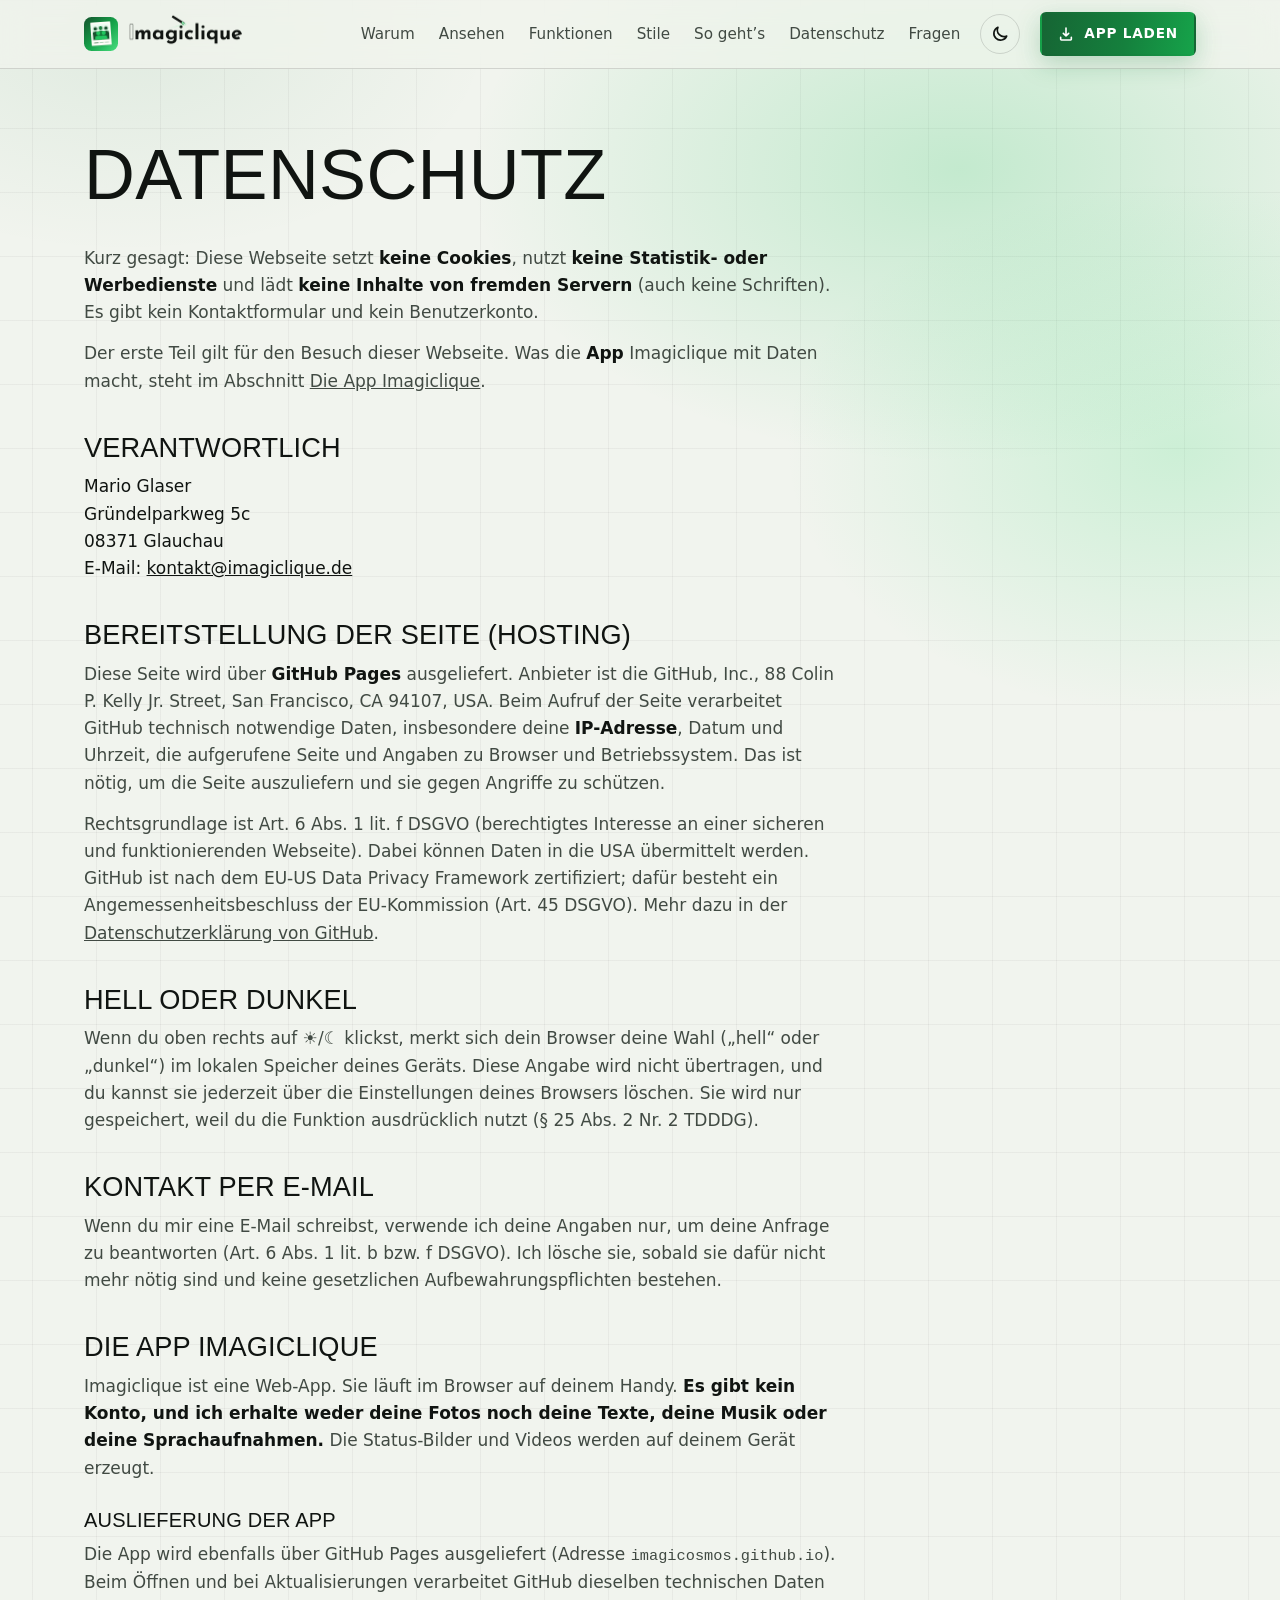
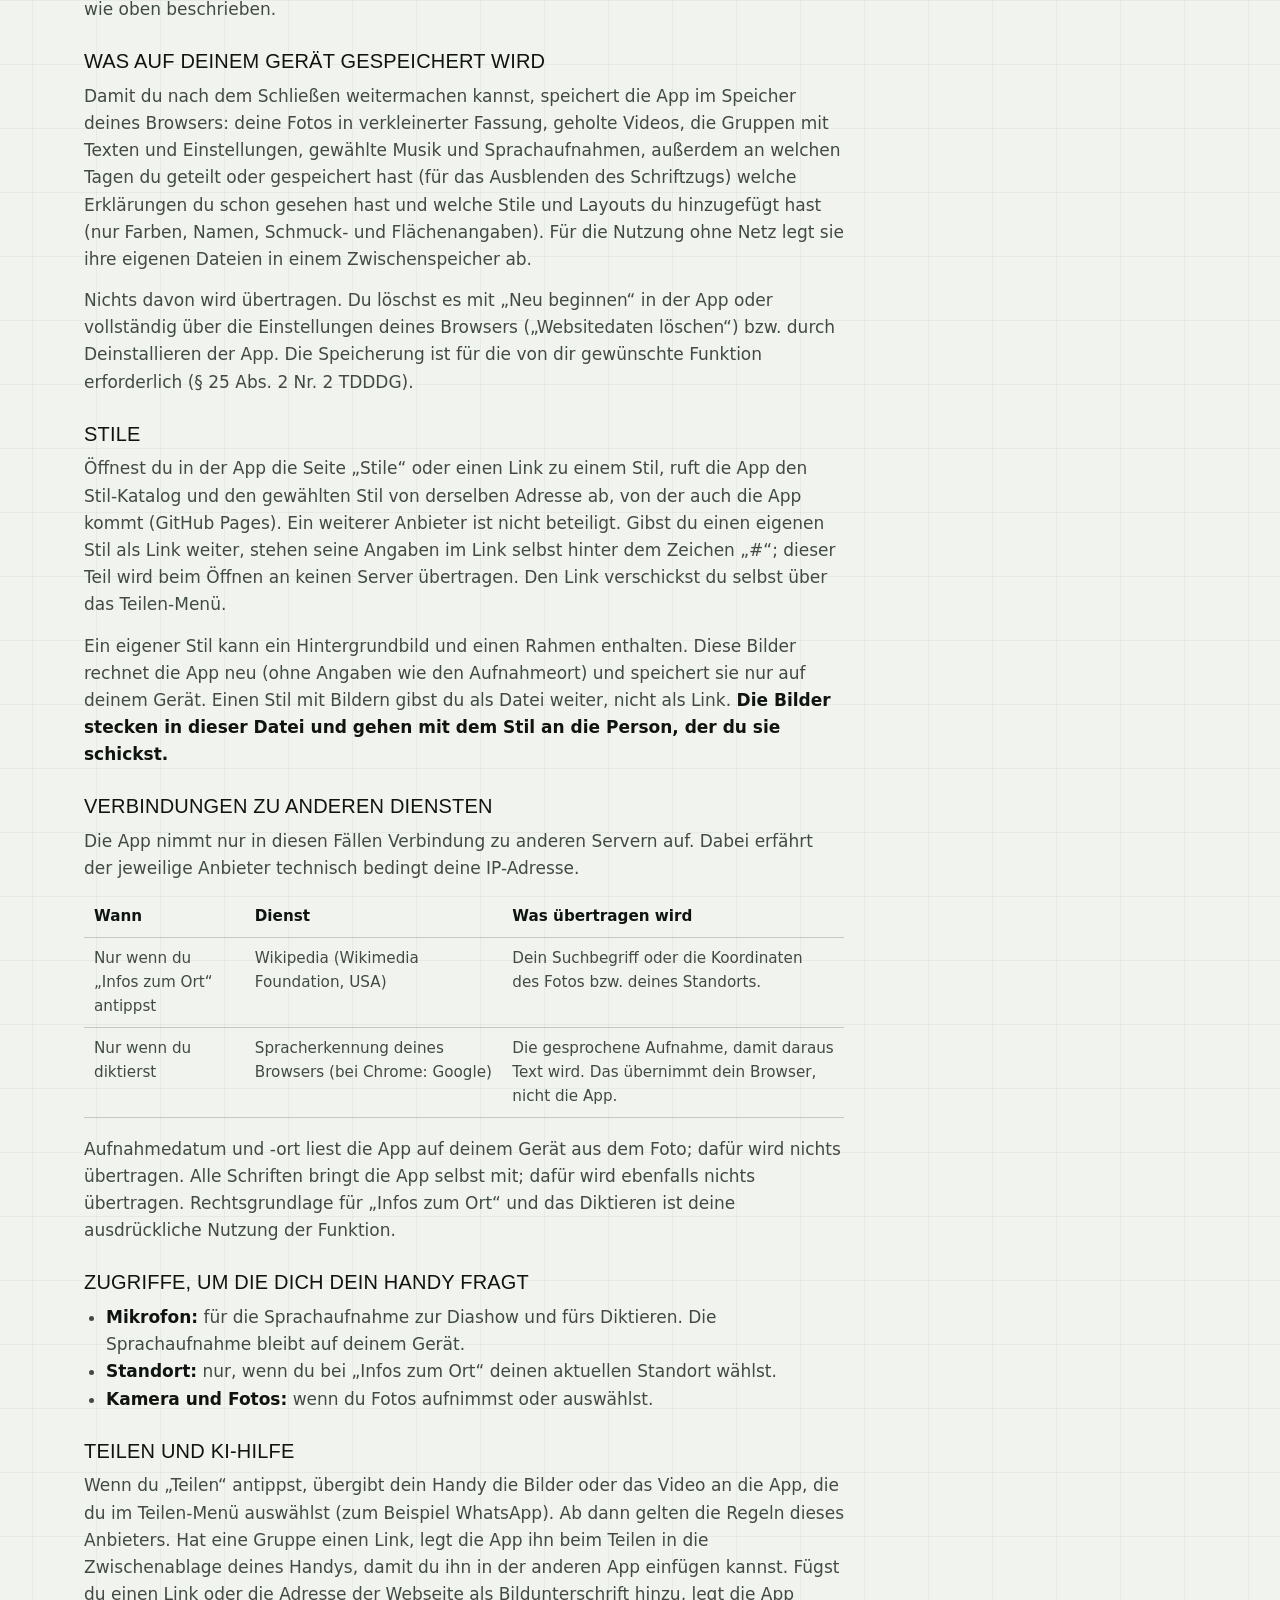
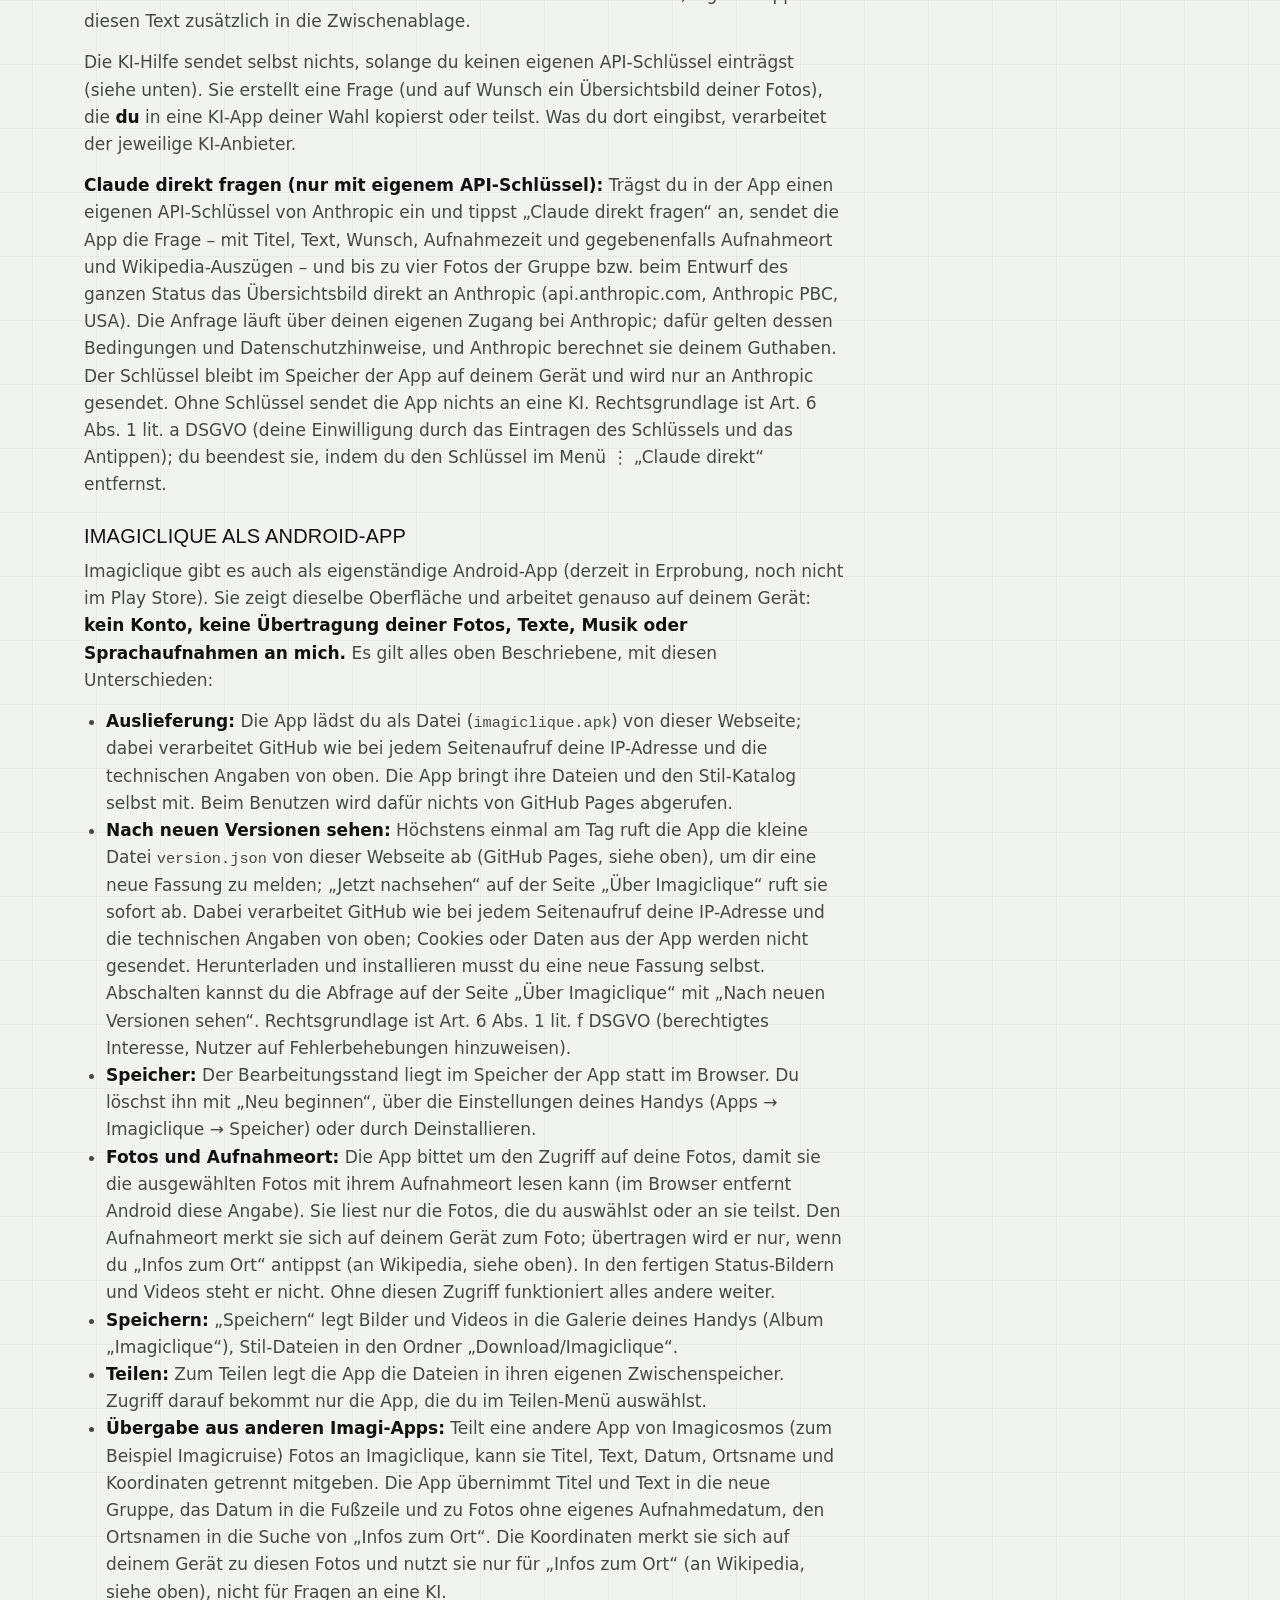
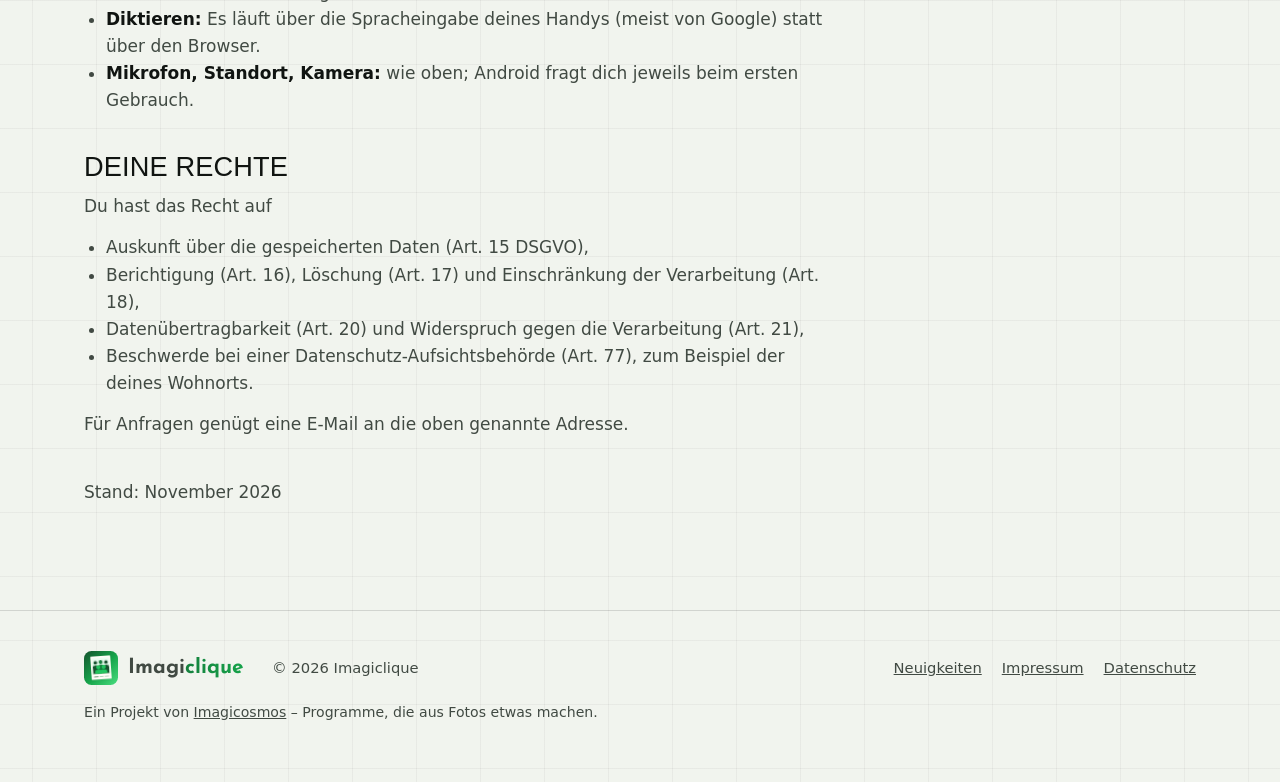
<file: datenschutz.html>
<!DOCTYPE html>
<html lang="de" data-modus="hell">
<head>
<meta charset="utf-8">
<meta name="viewport" content="width=device-width, initial-scale=1">
<meta http-equiv="Content-Security-Policy" content="default-src 'self'; script-src 'self'; style-src 'self' 'unsafe-inline'; img-src 'self' data:; font-src 'self'; connect-src 'self'; object-src 'none'; base-uri 'self'; form-action 'self'">
<title>Datenschutz · Imagiclique</title>
<meta name="robots" content="noindex">
<link rel="icon" href="bilder/favicon.svg" type="image/svg+xml">
<link rel="apple-touch-icon" href="bilder/apple-touch-icon.png">
<script src="modus.js"></script>
<link rel="stylesheet" href="style.css">
</head>
<body>
<header class="kopf">
  <div class="breite">
    <a class="logo" href="index.html"><span class="logo-zeichen" aria-hidden="true"></span><span class="logo-wort">Imagi<span class="logo-teil">clique</span></span></a>
    <nav aria-label="Hauptmenü">
      <a href="index.html#warum">Warum</a>
      <a href="index.html#ansehen">Ansehen</a>
      <a href="index.html#funktionen">Funktionen</a>
      <a href="index.html#stile">Stile</a>
      <a href="index.html#ablauf">So geht’s</a>
      <a href="index.html#datenschutz">Datenschutz</a>
      <a href="index.html#fragen">Fragen</a>
    </nav>
    <button type="button" class="modus-knopf" id="modus-knopf" aria-label="Zu dunklem Design wechseln">
      <svg class="sonne" viewBox="0 0 24 24" fill="none" stroke="currentColor" stroke-width="2" stroke-linecap="round" aria-hidden="true"><circle cx="12" cy="12" r="4"/><path d="M12 2v2M12 20v2M4.9 4.9l1.4 1.4M17.7 17.7l1.4 1.4M2 12h2M20 12h2M4.9 19.1l1.4-1.4M17.7 6.3l1.4-1.4"/></svg>
      <svg class="mond" viewBox="0 0 24 24" fill="none" stroke="currentColor" stroke-width="2" stroke-linecap="round" stroke-linejoin="round" aria-hidden="true"><path d="M20 14.5A8 8 0 0 1 9.5 4a8 8 0 1 0 10.5 10.5z"/></svg>
    </button>
    <a class="knopf klein kopf-app" href="index.html#app"><svg viewBox="0 0 24 24" fill="none" stroke="currentColor" stroke-width="2.4" stroke-linecap="round" stroke-linejoin="round" aria-hidden="true"><path d="M12 3v12M12 15l-4-4M12 15l4-4M4 17v3a1 1 0 0 0 1 1h14a1 1 0 0 0 1-1v-3"/></svg><span>App<span class="lang-wort"> laden</span></span></a>
  </div>
</header>
<main id="inhalt">
  <div class="leuchten" aria-hidden="true"></div>
  <article class="breite"><div class="rechtstext">
<h1>Datenschutz</h1>
<p>Kurz gesagt: Diese Webseite setzt <strong>keine Cookies</strong>, nutzt <strong>keine Statistik- oder Werbedienste</strong> und lädt <strong>keine Inhalte von fremden Servern</strong> (auch keine Schriften). Es gibt kein Kontaktformular und kein Benutzerkonto.</p>
<p>Der erste Teil gilt für den Besuch dieser Webseite. Was die <strong>App</strong> Imagiclique mit Daten macht, steht im Abschnitt <a href="#app">Die App Imagiclique</a>.</p>

<h2>Verantwortlich</h2>
<address>
Mario Glaser<br>
Gründelparkweg 5c<br>
08371 Glauchau<br>
E-Mail: <a href="mailto:kontakt@imagiclique.de">kontakt@imagiclique.de</a>
</address>

<h2>Bereitstellung der Seite (Hosting)</h2>
<p>Diese Seite wird über <strong>GitHub Pages</strong> ausgeliefert. Anbieter ist die GitHub, Inc., 88 Colin P. Kelly Jr. Street, San Francisco, CA 94107, USA. Beim Aufruf der Seite verarbeitet GitHub technisch notwendige Daten, insbesondere deine <strong>IP-Adresse</strong>, Datum und Uhrzeit, die aufgerufene Seite und Angaben zu Browser und Betriebssystem. Das ist nötig, um die Seite auszuliefern und sie gegen Angriffe zu schützen.</p>
<p>Rechtsgrundlage ist Art. 6 Abs. 1 lit. f DSGVO (berechtigtes Interesse an einer sicheren und funktionierenden Webseite). Dabei können Daten in die USA übermittelt werden. GitHub ist nach dem EU-US Data Privacy Framework zertifiziert; dafür besteht ein Angemessenheitsbeschluss der EU-Kommission (Art. 45 DSGVO). Mehr dazu in der <a href="https://docs.github.com/de/site-policy/privacy-policies/github-general-privacy-statement" rel="noopener">Datenschutzerklärung von GitHub</a>.</p>

<h2>Hell oder dunkel</h2>
<p>Wenn du oben rechts auf ☀/☾ klickst, merkt sich dein Browser deine Wahl („hell“ oder „dunkel“) im lokalen Speicher deines Geräts. Diese Angabe wird nicht übertragen, und du kannst sie jederzeit über die Einstellungen deines Browsers löschen. Sie wird nur gespeichert, weil du die Funktion ausdrücklich nutzt (§ 25 Abs. 2 Nr. 2 TDDDG).</p>

<h2>Kontakt per E-Mail</h2>
<p>Wenn du mir eine E-Mail schreibst, verwende ich deine Angaben nur, um deine Anfrage zu beantworten (Art. 6 Abs. 1 lit. b bzw. f DSGVO). Ich lösche sie, sobald sie dafür nicht mehr nötig sind und keine gesetzlichen Aufbewahrungspflichten bestehen.</p>

<h2 id="app">Die App Imagiclique</h2>
<p>Imagiclique ist eine Web-App. Sie läuft im Browser auf deinem Handy. <strong>Es gibt kein Konto, und ich erhalte weder deine Fotos noch deine Texte, deine Musik oder deine Sprachaufnahmen.</strong> Die Status-Bilder und Videos werden auf deinem Gerät erzeugt.</p>

<h3>Auslieferung der App</h3>
<p>Die App wird ebenfalls über GitHub Pages ausgeliefert (Adresse <code>imagicosmos.github.io</code>). Beim Öffnen und bei Aktualisierungen verarbeitet GitHub dieselben technischen Daten wie oben beschrieben.</p>

<h3>Was auf deinem Gerät gespeichert wird</h3>
<p>Damit du nach dem Schließen weitermachen kannst, speichert die App im Speicher deines Browsers: deine Fotos in verkleinerter Fassung, geholte Videos, die Gruppen mit Texten und Einstellungen, gewählte Musik und Sprachaufnahmen, außerdem an welchen Tagen du geteilt oder gespeichert hast (für das Ausblenden des Schriftzugs) welche Erklärungen du schon gesehen hast und welche Stile und Layouts du hinzugefügt hast (nur Farben, Namen, Schmuck- und Flächenangaben). Für die Nutzung ohne Netz legt sie ihre eigenen Dateien in einem Zwischenspeicher ab.</p>
<p>Nichts davon wird übertragen. Du löschst es mit „Neu beginnen“ in der App oder vollständig über die Einstellungen deines Browsers („Websitedaten löschen“) bzw. durch Deinstallieren der App. Die Speicherung ist für die von dir gewünschte Funktion erforderlich (§ 25 Abs. 2 Nr. 2 TDDDG).</p>

<h3>Stile</h3>
<p>Öffnest du in der App die Seite „Stile“ oder einen Link zu einem Stil, ruft die App den Stil-Katalog und den gewählten Stil von derselben Adresse ab, von der auch die App kommt (GitHub Pages). Ein weiterer Anbieter ist nicht beteiligt. Gibst du einen eigenen Stil als Link weiter, stehen seine Angaben im Link selbst hinter dem Zeichen „#“; dieser Teil wird beim Öffnen an keinen Server übertragen. Den Link verschickst du selbst über das Teilen-Menü.</p>
<p>Ein eigener Stil kann ein Hintergrundbild und einen Rahmen enthalten. Diese Bilder rechnet die App neu (ohne Angaben wie den Aufnahmeort) und speichert sie nur auf deinem Gerät. Einen Stil mit Bildern gibst du als Datei weiter, nicht als Link. <strong>Die Bilder stecken in dieser Datei und gehen mit dem Stil an die Person, der du sie schickst.</strong></p>

<h3>Verbindungen zu anderen Diensten</h3>
<p>Die App nimmt nur in diesen Fällen Verbindung zu anderen Servern auf. Dabei erfährt der jeweilige Anbieter technisch bedingt deine IP-Adresse.</p>
<table class="rechtstabelle">
  <tr><th>Wann</th><th>Dienst</th><th>Was übertragen wird</th></tr>
  <tr><td>Nur wenn du „Infos zum Ort“ antippst</td><td>Wikipedia (Wikimedia Foundation, USA)</td><td>Dein Suchbegriff oder die Koordinaten des Fotos bzw. deines Standorts.</td></tr>
  <tr><td>Nur wenn du diktierst</td><td>Spracherkennung deines Browsers (bei Chrome: Google)</td><td>Die gesprochene Aufnahme, damit daraus Text wird. Das übernimmt dein Browser, nicht die App.</td></tr>
</table>
<p>Aufnahmedatum und -ort liest die App auf deinem Gerät aus dem Foto; dafür wird nichts übertragen. Alle Schriften bringt die App selbst mit; dafür wird ebenfalls nichts übertragen. Rechtsgrundlage für „Infos zum Ort“ und das Diktieren ist deine ausdrückliche Nutzung der Funktion.</p>

<h3>Zugriffe, um die dich dein Handy fragt</h3>
<ul>
  <li><strong>Mikrofon:</strong> für die Sprachaufnahme zur Diashow und fürs Diktieren. Die Sprachaufnahme bleibt auf deinem Gerät.</li>
  <li><strong>Standort:</strong> nur, wenn du bei „Infos zum Ort“ deinen aktuellen Standort wählst.</li>
  <li><strong>Kamera und Fotos:</strong> wenn du Fotos aufnimmst oder auswählst.</li>
</ul>

<h3>Teilen und KI-Hilfe</h3>
<p>Wenn du „Teilen“ antippst, übergibt dein Handy die Bilder oder das Video an die App, die du im Teilen-Menü auswählst (zum Beispiel WhatsApp). Ab dann gelten die Regeln dieses Anbieters. Hat eine Gruppe einen Link, legt die App ihn beim Teilen in die Zwischenablage deines Handys, damit du ihn in der anderen App einfügen kannst. Fügst du einen Link oder die Adresse der Webseite als Bildunterschrift hinzu, legt die App diesen Text zusätzlich in die Zwischenablage.</p>
<p>Die KI-Hilfe sendet selbst nichts, solange du keinen eigenen API-Schlüssel einträgst (siehe unten). Sie erstellt eine Frage (und auf Wunsch ein Übersichtsbild deiner Fotos), die <strong>du</strong> in eine KI-App deiner Wahl kopierst oder teilst. Was du dort eingibst, verarbeitet der jeweilige KI-Anbieter.</p>
<p><strong>Claude direkt fragen (nur mit eigenem API-Schlüssel):</strong> Trägst du in der App einen eigenen API-Schlüssel von Anthropic ein und tippst „Claude direkt fragen“ an, sendet die App die Frage – mit Titel, Text, Wunsch, Aufnahmezeit und gegebenenfalls Aufnahmeort und Wikipedia-Auszügen – und bis zu vier Fotos der Gruppe bzw. beim Entwurf des ganzen Status das Übersichtsbild direkt an Anthropic (api.anthropic.com, Anthropic PBC, USA). Die Anfrage läuft über deinen eigenen Zugang bei Anthropic; dafür gelten dessen Bedingungen und Datenschutzhinweise, und Anthropic berechnet sie deinem Guthaben. Der Schlüssel bleibt im Speicher der App auf deinem Gerät und wird nur an Anthropic gesendet. Ohne Schlüssel sendet die App nichts an eine KI. Rechtsgrundlage ist Art. 6 Abs. 1 lit. a DSGVO (deine Einwilligung durch das Eintragen des Schlüssels und das Antippen); du beendest sie, indem du den Schlüssel im Menü ⋮ „Claude direkt“ entfernst.</p>

<h3 id="android">Imagiclique als Android-App</h3>
<p>Imagiclique gibt es auch als eigenständige Android-App (derzeit in Erprobung, noch nicht im Play Store). Sie zeigt dieselbe Oberfläche und arbeitet genauso auf deinem Gerät: <strong>kein Konto, keine Übertragung deiner Fotos, Texte, Musik oder Sprachaufnahmen an mich.</strong> Es gilt alles oben Beschriebene, mit diesen Unterschieden:</p>
<ul>
  <li><strong>Auslieferung:</strong> Die App lädst du als Datei (<code>imagiclique.apk</code>) von dieser Webseite; dabei verarbeitet GitHub wie bei jedem Seitenaufruf deine IP-Adresse und die technischen Angaben von oben. Die App bringt ihre Dateien und den Stil-Katalog selbst mit. Beim Benutzen wird dafür nichts von GitHub Pages abgerufen.</li>
  <li><strong>Nach neuen Versionen sehen:</strong> Höchstens einmal am Tag ruft die App die kleine Datei <code>version.json</code> von dieser Webseite ab (GitHub Pages, siehe oben), um dir eine neue Fassung zu melden; „Jetzt nachsehen“ auf der Seite „Über Imagiclique“ ruft sie sofort ab. Dabei verarbeitet GitHub wie bei jedem Seitenaufruf deine IP-Adresse und die technischen Angaben von oben; Cookies oder Daten aus der App werden nicht gesendet. Herunterladen und installieren musst du eine neue Fassung selbst. Abschalten kannst du die Abfrage auf der Seite „Über Imagiclique“ mit „Nach neuen Versionen sehen“. Rechtsgrundlage ist Art. 6 Abs. 1 lit. f DSGVO (berechtigtes Interesse, Nutzer auf Fehlerbehebungen hinzuweisen).</li>
  <li><strong>Speicher:</strong> Der Bearbeitungsstand liegt im Speicher der App statt im Browser. Du löschst ihn mit „Neu beginnen“, über die Einstellungen deines Handys (Apps → Imagiclique → Speicher) oder durch Deinstallieren.</li>
  <li><strong>Fotos und Aufnahmeort:</strong> Die App bittet um den Zugriff auf deine Fotos, damit sie die ausgewählten Fotos mit ihrem Aufnahmeort lesen kann (im Browser entfernt Android diese Angabe). Sie liest nur die Fotos, die du auswählst oder an sie teilst. Den Aufnahmeort merkt sie sich auf deinem Gerät zum Foto; übertragen wird er nur, wenn du „Infos zum Ort“ antippst (an Wikipedia, siehe oben). In den fertigen Status-Bildern und Videos steht er nicht. Ohne diesen Zugriff funktioniert alles andere weiter.</li>
  <li><strong>Speichern:</strong> „Speichern“ legt Bilder und Videos in die Galerie deines Handys (Album „Imagiclique“), Stil-Dateien in den Ordner „Download/Imagiclique“.</li>
  <li><strong>Teilen:</strong> Zum Teilen legt die App die Dateien in ihren eigenen Zwischenspeicher. Zugriff darauf bekommt nur die App, die du im Teilen-Menü auswählst.</li>
  <li><strong>Übergabe aus anderen Imagi-Apps:</strong> Teilt eine andere App von Imagicosmos (zum Beispiel Imagicruise) Fotos an Imagiclique, kann sie Titel, Text, Datum, Ortsname und Koordinaten getrennt mitgeben. Die App übernimmt Titel und Text in die neue Gruppe, das Datum in die Fußzeile und zu Fotos ohne eigenes Aufnahmedatum, den Ortsnamen in die Suche von „Infos zum Ort“. Die Koordinaten merkt sie sich auf deinem Gerät zu diesen Fotos und nutzt sie nur für „Infos zum Ort“ (an Wikipedia, siehe oben), nicht für Fragen an eine KI.</li>
  <li><strong>Diktieren:</strong> Es läuft über die Spracheingabe deines Handys (meist von Google) statt über den Browser.</li>
  <li><strong>Mikrofon, Standort, Kamera:</strong> wie oben; Android fragt dich jeweils beim ersten Gebrauch.</li>
</ul>

<h2>Deine Rechte</h2>
<p>Du hast das Recht auf</p>
<ul>
  <li>Auskunft über die gespeicherten Daten (Art. 15 DSGVO),</li>
  <li>Berichtigung (Art. 16), Löschung (Art. 17) und Einschränkung der Verarbeitung (Art. 18),</li>
  <li>Datenübertragbarkeit (Art. 20) und Widerspruch gegen die Verarbeitung (Art. 21),</li>
  <li>Beschwerde bei einer Datenschutz-Aufsichtsbehörde (Art. 77), zum Beispiel der deines Wohnorts.</li>
</ul>
<p>Für Anfragen genügt eine E-Mail an die oben genannte Adresse.</p>

<p class="leise" style="margin-top:40px">Stand: November 2026</p>
  </div></article>
</main>
<footer class="fuss">
  <div class="breite">
    <a class="logo" href="index.html"><span class="logo-zeichen" aria-hidden="true"></span><span class="logo-wort">Imagi<span class="logo-teil">clique</span></span></a>
    <span>© 2026 Imagiclique</span>
    <nav aria-label="Weitere Seiten"><a href="neuigkeiten.html">Neuigkeiten</a><a href="impressum.html">Impressum</a><a href="datenschutz.html">Datenschutz</a></nav>
    <span class="familie">Ein Projekt von <a href="https://imagicosmos.github.io/imagicosmos-webseite/" rel="noopener">Imagicosmos</a> – Programme, die aus Fotos etwas machen.</span>
  </div>
</footer>
<script src="app.js"></script>
<script src="bausteine/zauberstab.js" data-stern="#22c55e" data-band="#86efac" defer></script>
</body>
</html>
</file>
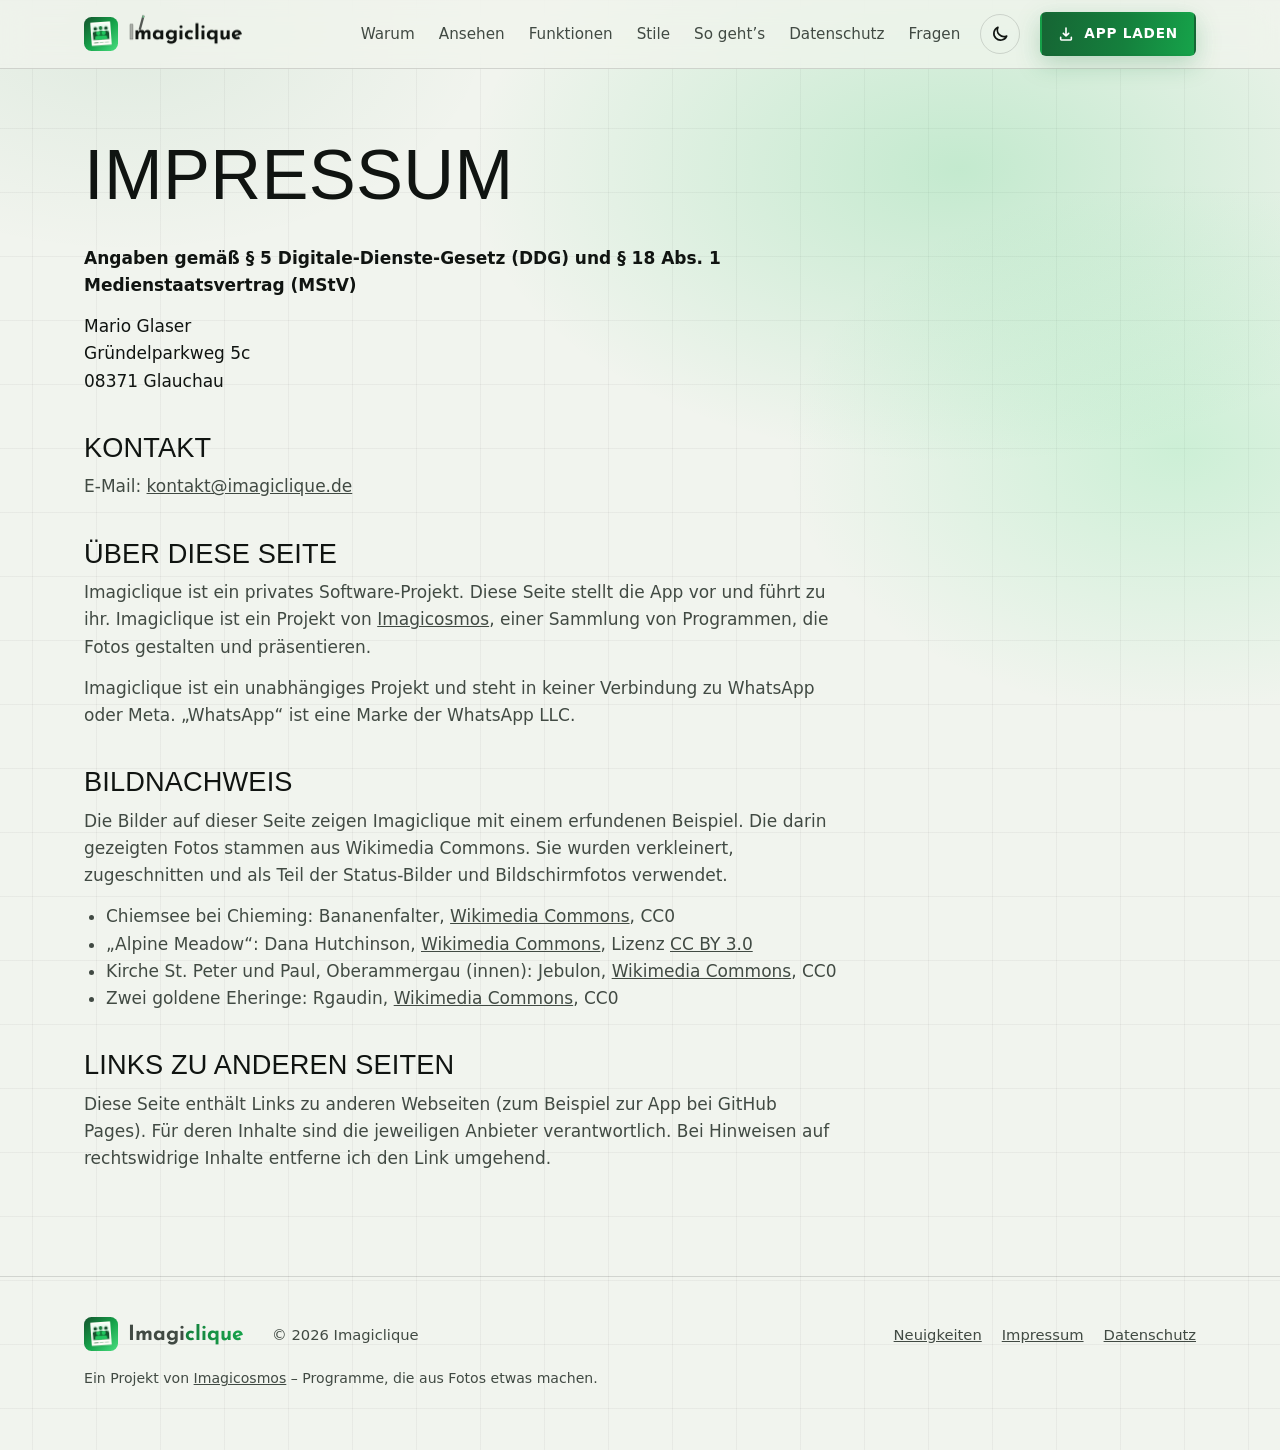
<file: impressum.html>
<!DOCTYPE html>
<html lang="de" data-modus="hell">
<head>
<meta charset="utf-8">
<meta name="viewport" content="width=device-width, initial-scale=1">
<meta http-equiv="Content-Security-Policy" content="default-src 'self'; script-src 'self'; style-src 'self' 'unsafe-inline'; img-src 'self' data:; font-src 'self'; connect-src 'self'; object-src 'none'; base-uri 'self'; form-action 'self'">
<title>Impressum · Imagiclique</title>
<meta name="robots" content="noindex">
<link rel="icon" href="bilder/favicon.svg" type="image/svg+xml">
<link rel="apple-touch-icon" href="bilder/apple-touch-icon.png">
<script src="modus.js"></script>
<link rel="stylesheet" href="style.css">
</head>
<body>
<header class="kopf">
  <div class="breite">
    <a class="logo" href="index.html"><span class="logo-zeichen" aria-hidden="true"></span><span class="logo-wort">Imagi<span class="logo-teil">clique</span></span></a>
    <nav aria-label="Hauptmenü">
      <a href="index.html#warum">Warum</a>
      <a href="index.html#ansehen">Ansehen</a>
      <a href="index.html#funktionen">Funktionen</a>
      <a href="index.html#stile">Stile</a>
      <a href="index.html#ablauf">So geht’s</a>
      <a href="index.html#datenschutz">Datenschutz</a>
      <a href="index.html#fragen">Fragen</a>
    </nav>
    <button type="button" class="modus-knopf" id="modus-knopf" aria-label="Zu dunklem Design wechseln">
      <svg class="sonne" viewBox="0 0 24 24" fill="none" stroke="currentColor" stroke-width="2" stroke-linecap="round" aria-hidden="true"><circle cx="12" cy="12" r="4"/><path d="M12 2v2M12 20v2M4.9 4.9l1.4 1.4M17.7 17.7l1.4 1.4M2 12h2M20 12h2M4.9 19.1l1.4-1.4M17.7 6.3l1.4-1.4"/></svg>
      <svg class="mond" viewBox="0 0 24 24" fill="none" stroke="currentColor" stroke-width="2" stroke-linecap="round" stroke-linejoin="round" aria-hidden="true"><path d="M20 14.5A8 8 0 0 1 9.5 4a8 8 0 1 0 10.5 10.5z"/></svg>
    </button>
    <a class="knopf klein kopf-app" href="index.html#app"><svg viewBox="0 0 24 24" fill="none" stroke="currentColor" stroke-width="2.4" stroke-linecap="round" stroke-linejoin="round" aria-hidden="true"><path d="M12 3v12M12 15l-4-4M12 15l4-4M4 17v3a1 1 0 0 0 1 1h14a1 1 0 0 0 1-1v-3"/></svg><span>App<span class="lang-wort"> laden</span></span></a>
  </div>
</header>
<main id="inhalt">
  <div class="leuchten" aria-hidden="true"></div>
  <article class="breite"><div class="rechtstext">
<h1>Impressum</h1>
<p><strong>Angaben gemäß § 5 Digitale-Dienste-Gesetz (DDG) und § 18 Abs. 1 Medienstaatsvertrag (MStV)</strong></p>
<address>
Mario Glaser<br>
Gründelparkweg 5c<br>
08371 Glauchau
</address>
<h2>Kontakt</h2>
<p>E-Mail: <a href="mailto:kontakt@imagiclique.de">kontakt@imagiclique.de</a></p>
<h2>Über diese Seite</h2>
<p>Imagiclique ist ein privates Software-Projekt. Diese Seite stellt die App vor und führt zu ihr. Imagiclique ist ein Projekt von <a href="https://imagicosmos.github.io/imagicosmos-webseite/" rel="noopener">Imagicosmos</a>, einer Sammlung von Programmen, die Fotos gestalten und präsentieren.</p>
<p>Imagiclique ist ein unabhängiges Projekt und steht in keiner Verbindung zu WhatsApp oder Meta. „WhatsApp“ ist eine Marke der WhatsApp LLC.</p>
<h2 id="bildnachweis">Bildnachweis</h2>
<p>Die Bilder auf dieser Seite zeigen Imagiclique mit einem erfundenen Beispiel. Die darin gezeigten Fotos stammen aus Wikimedia Commons. Sie wurden verkleinert, zugeschnitten und als Teil der Status-Bilder und Bildschirmfotos verwendet.</p>
<ul>
  <li>Chiemsee bei Chieming: Bananenfalter, <a href="https://commons.wikimedia.org/wiki/File:Chiemsee_chieming_splash.JPG" rel="noopener">Wikimedia Commons</a>, CC0</li>
  <li>„Alpine Meadow“: Dana Hutchinson, <a href="https://commons.wikimedia.org/wiki/File:Alpine_Meadow_(200540915).jpeg" rel="noopener">Wikimedia Commons</a>, Lizenz <a href="https://creativecommons.org/licenses/by/3.0/deed.de" rel="noopener">CC BY 3.0</a></li>
  <li>Kirche St. Peter und Paul, Oberammergau (innen): Jebulon, <a href="https://commons.wikimedia.org/wiki/File:Church_Saint_Peter_Saint_Paul,_inside,_Oberammergau,_Bavaria,_Germany.jpg" rel="noopener">Wikimedia Commons</a>, CC0</li>
  <li>Zwei goldene Eheringe: Rgaudin, <a href="https://commons.wikimedia.org/wiki/File:Two_golden_wedding_rings.jpg" rel="noopener">Wikimedia Commons</a>, CC0</li>
</ul>
<h2>Links zu anderen Seiten</h2>
<p>Diese Seite enthält Links zu anderen Webseiten (zum Beispiel zur App bei GitHub Pages). Für deren Inhalte sind die jeweiligen Anbieter verantwortlich. Bei Hinweisen auf rechtswidrige Inhalte entferne ich den Link umgehend.</p>
  </div></article>
</main>
<footer class="fuss">
  <div class="breite">
    <a class="logo" href="index.html"><span class="logo-zeichen" aria-hidden="true"></span><span class="logo-wort">Imagi<span class="logo-teil">clique</span></span></a>
    <span>© 2026 Imagiclique</span>
    <nav aria-label="Weitere Seiten"><a href="neuigkeiten.html">Neuigkeiten</a><a href="impressum.html">Impressum</a><a href="datenschutz.html">Datenschutz</a></nav>
    <span class="familie">Ein Projekt von <a href="https://imagicosmos.github.io/imagicosmos-webseite/" rel="noopener">Imagicosmos</a> – Programme, die aus Fotos etwas machen.</span>
  </div>
</footer>
<script src="app.js"></script>
<script src="bausteine/zauberstab.js" data-stern="#22c55e" data-band="#86efac" defer></script>
</body>
</html>
</file>
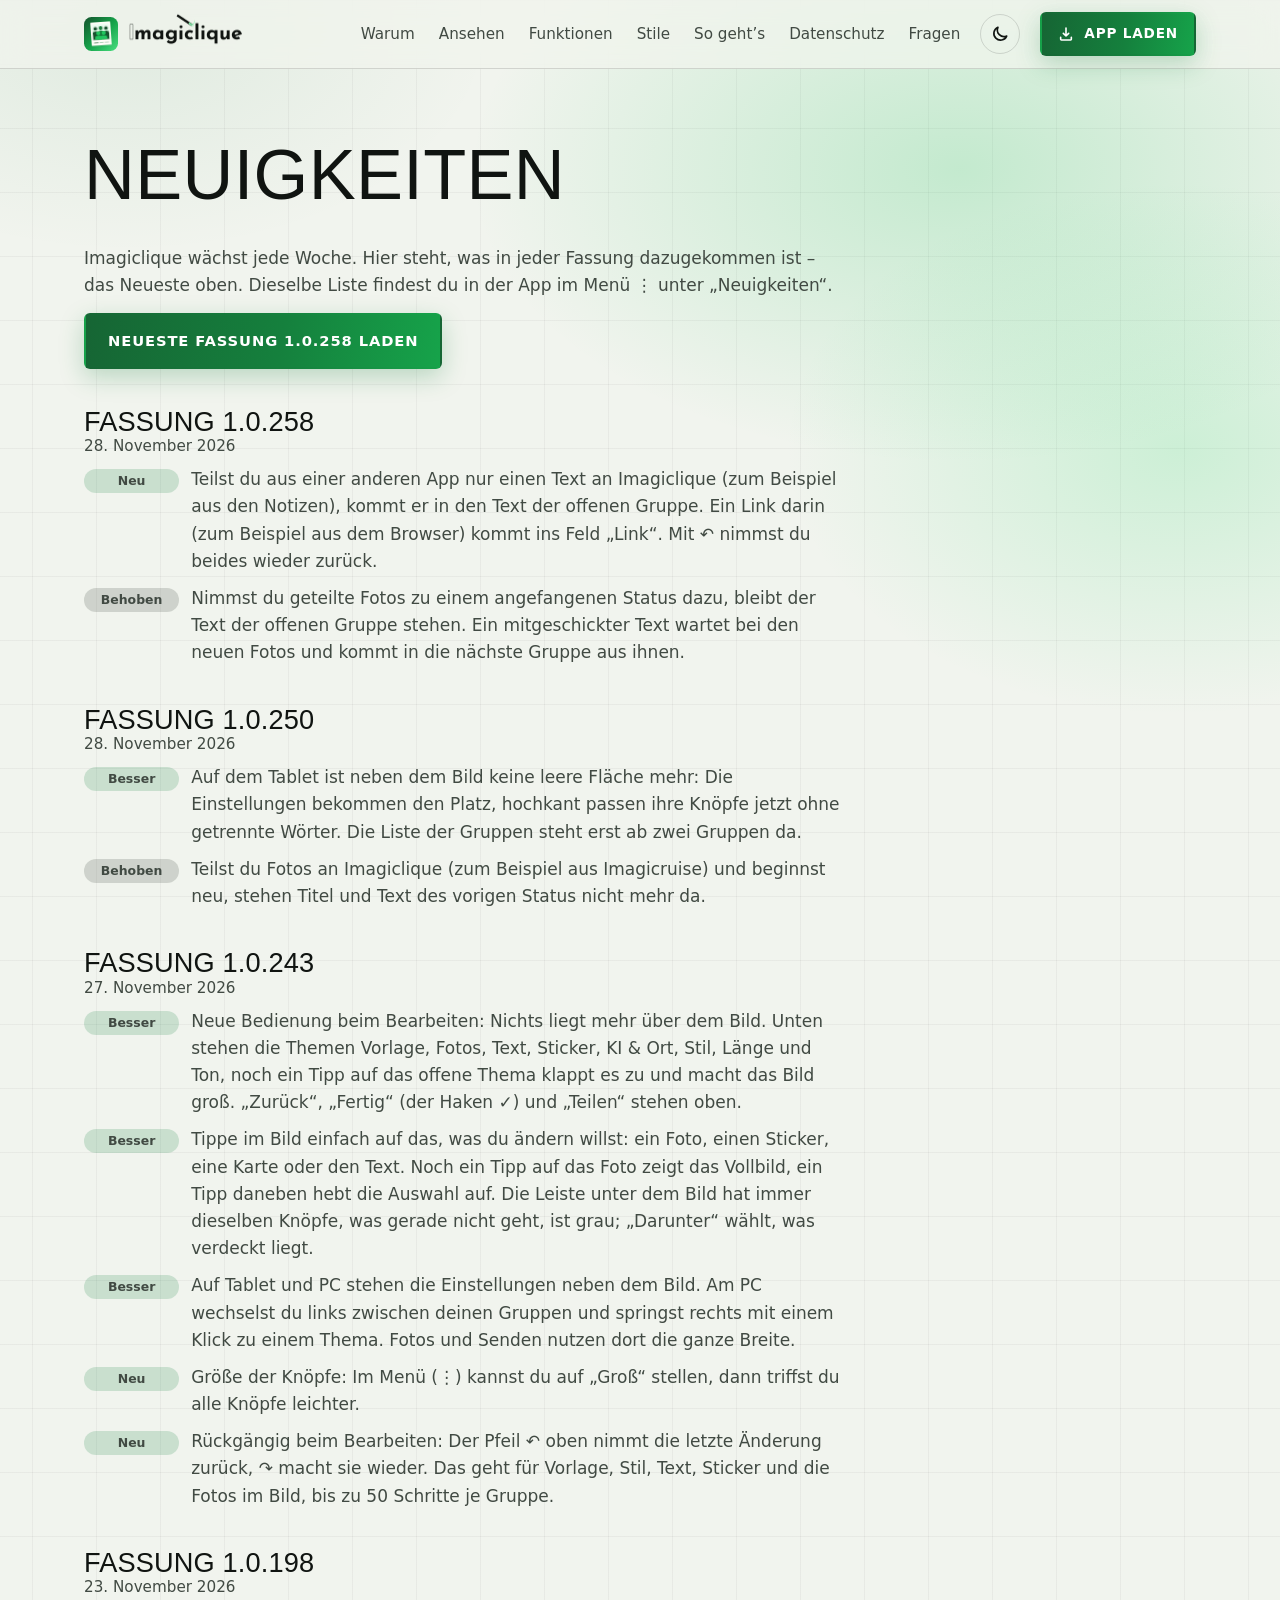
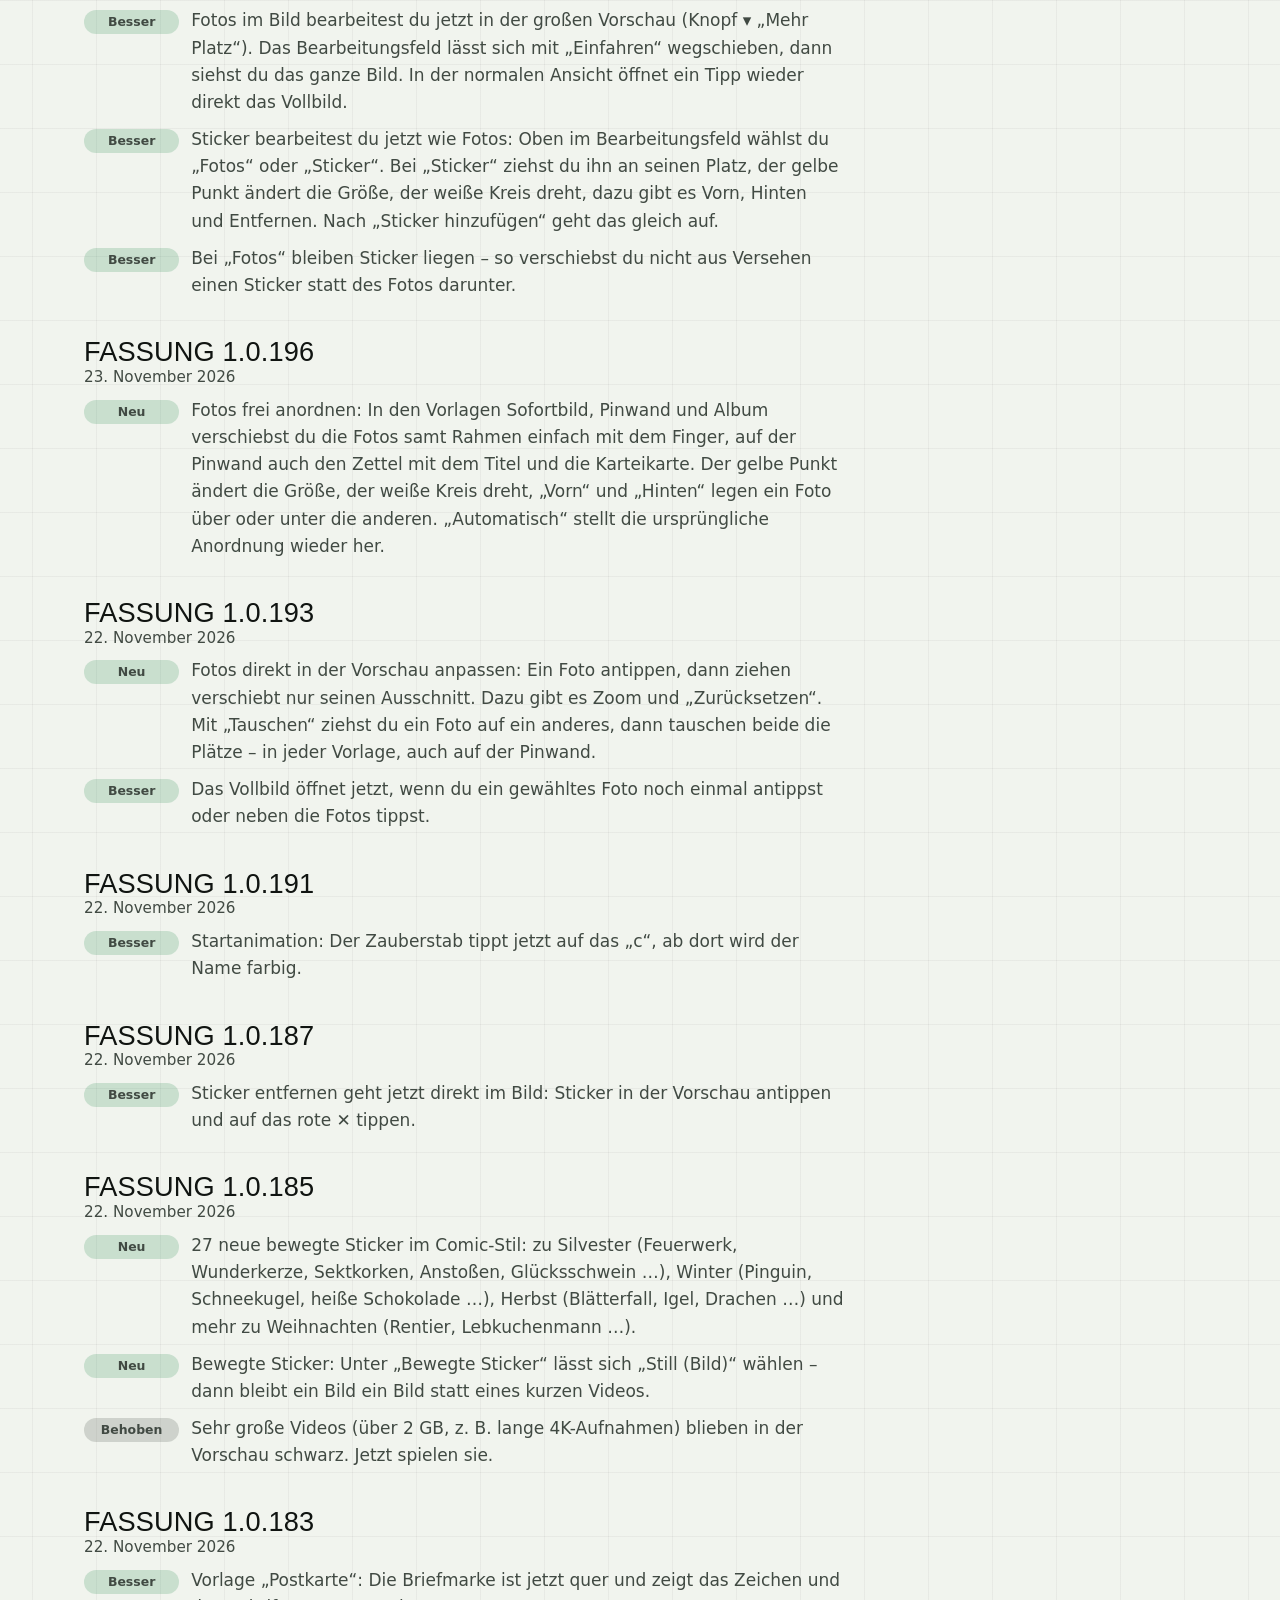
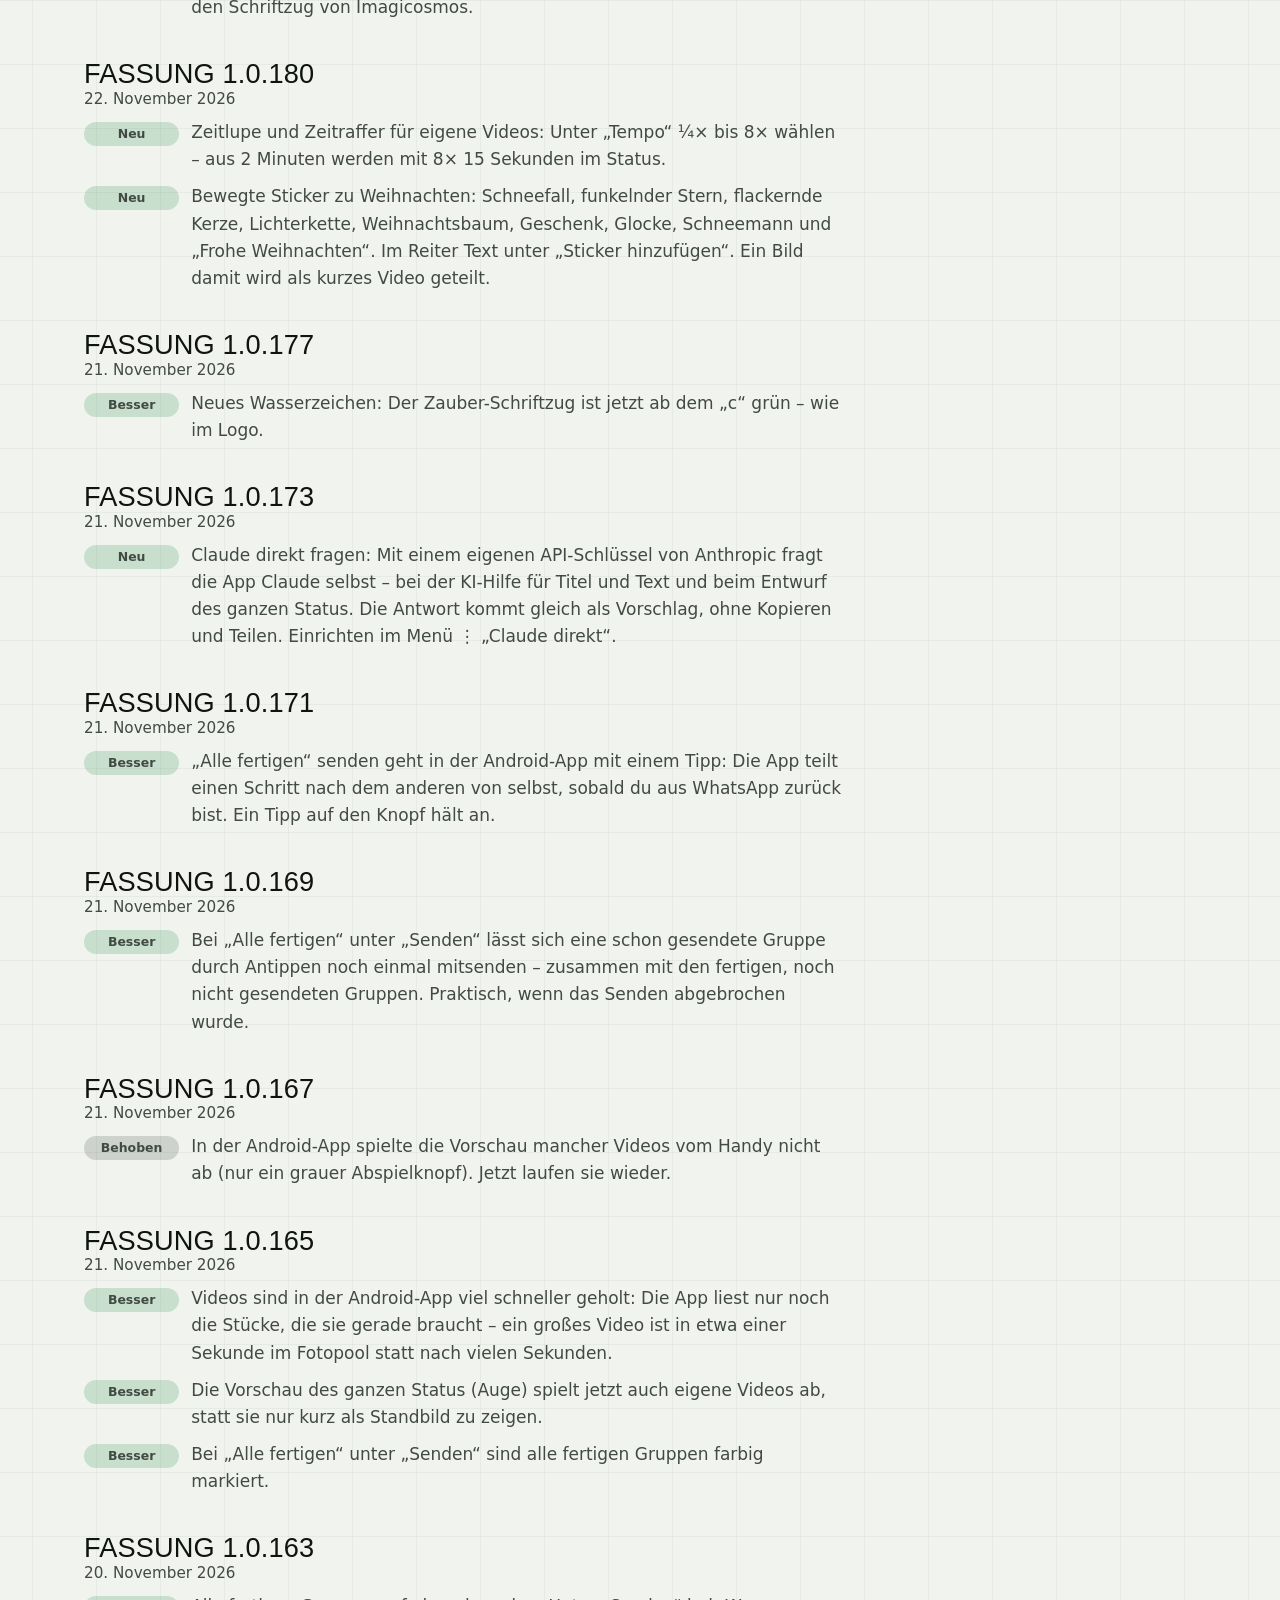
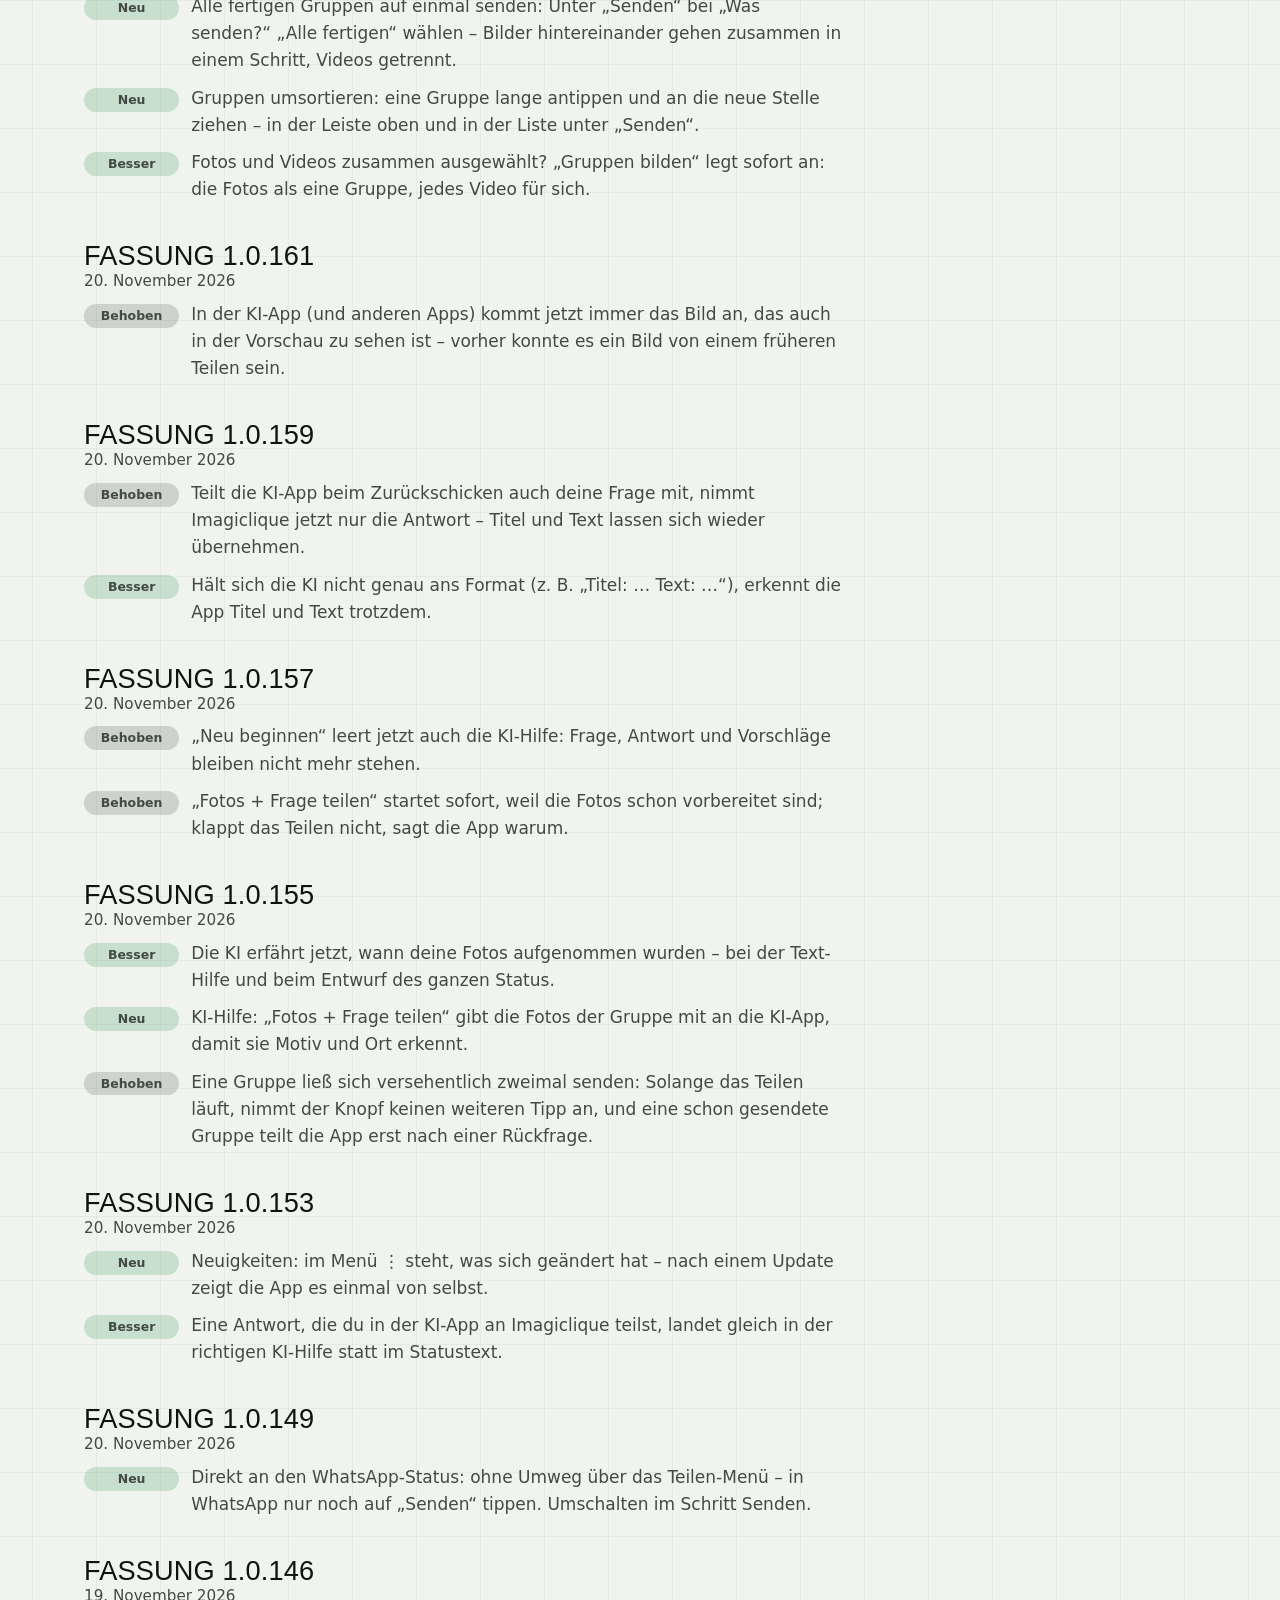
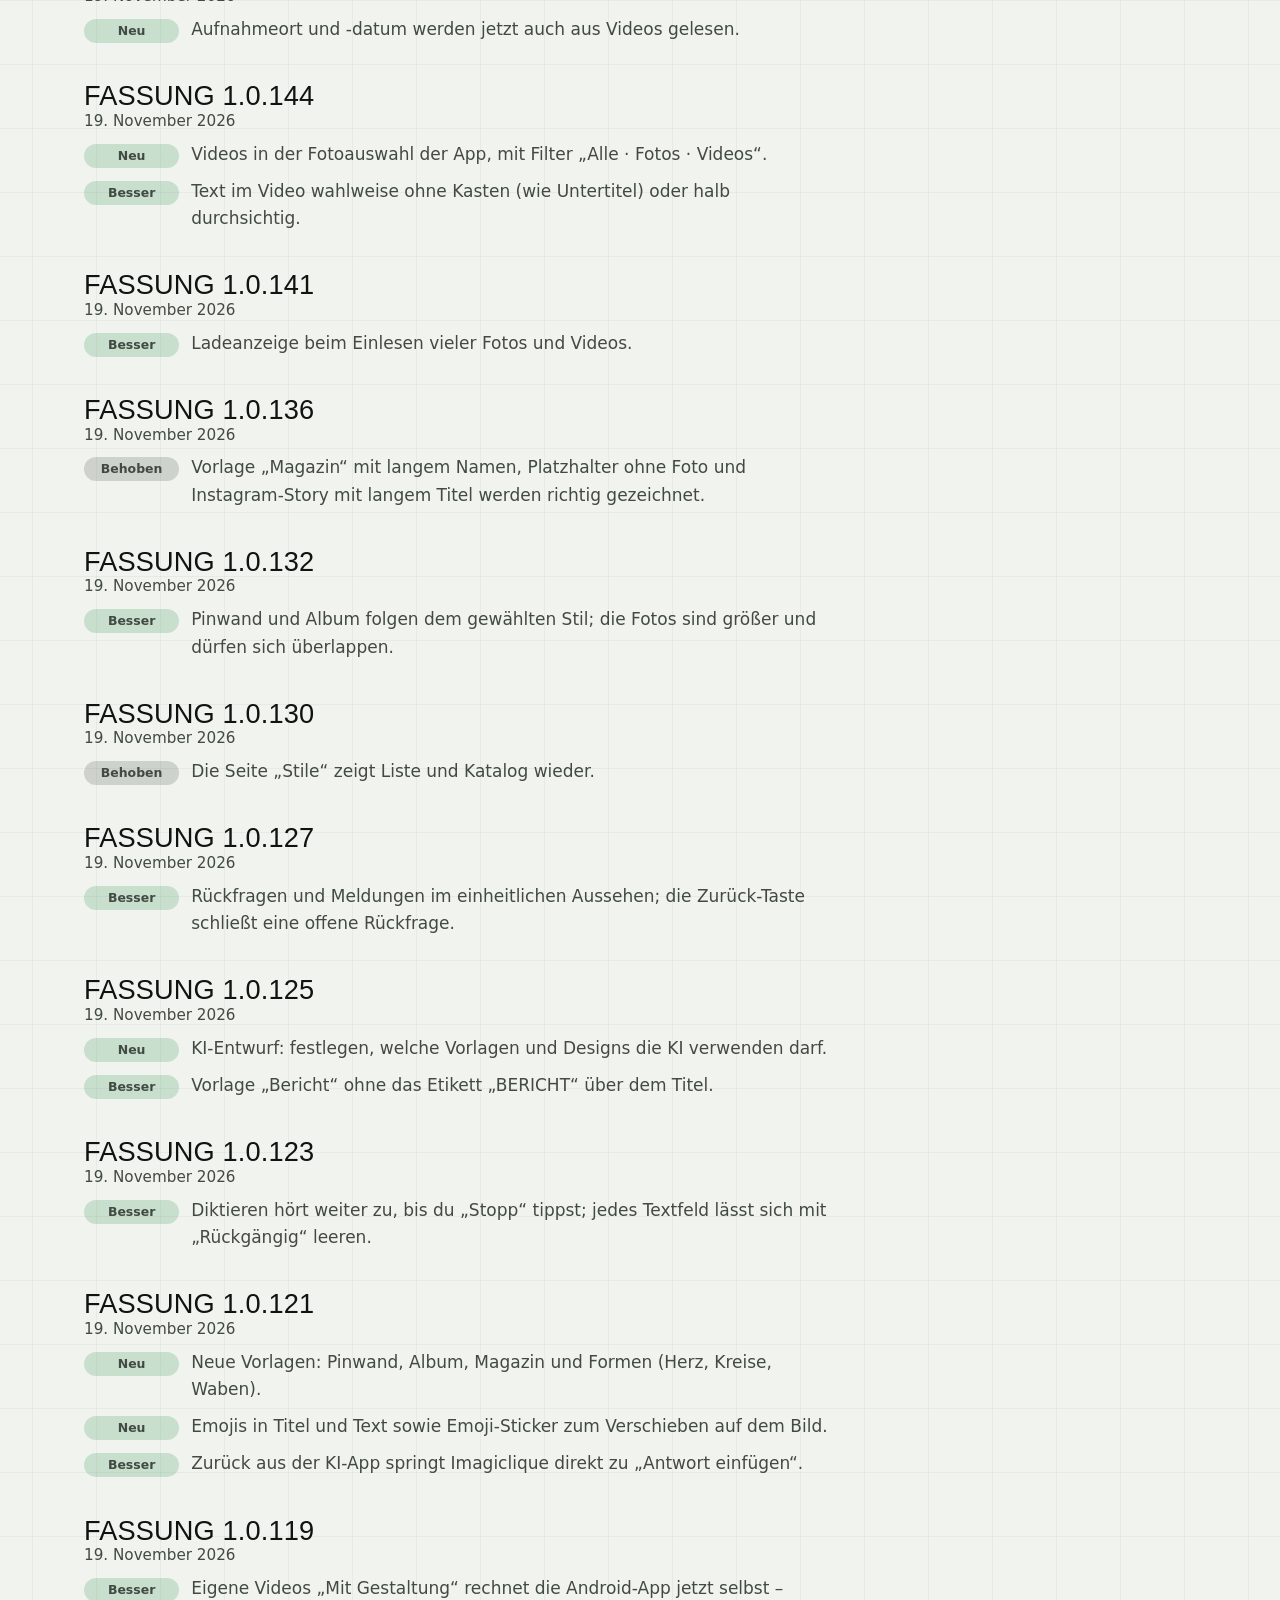
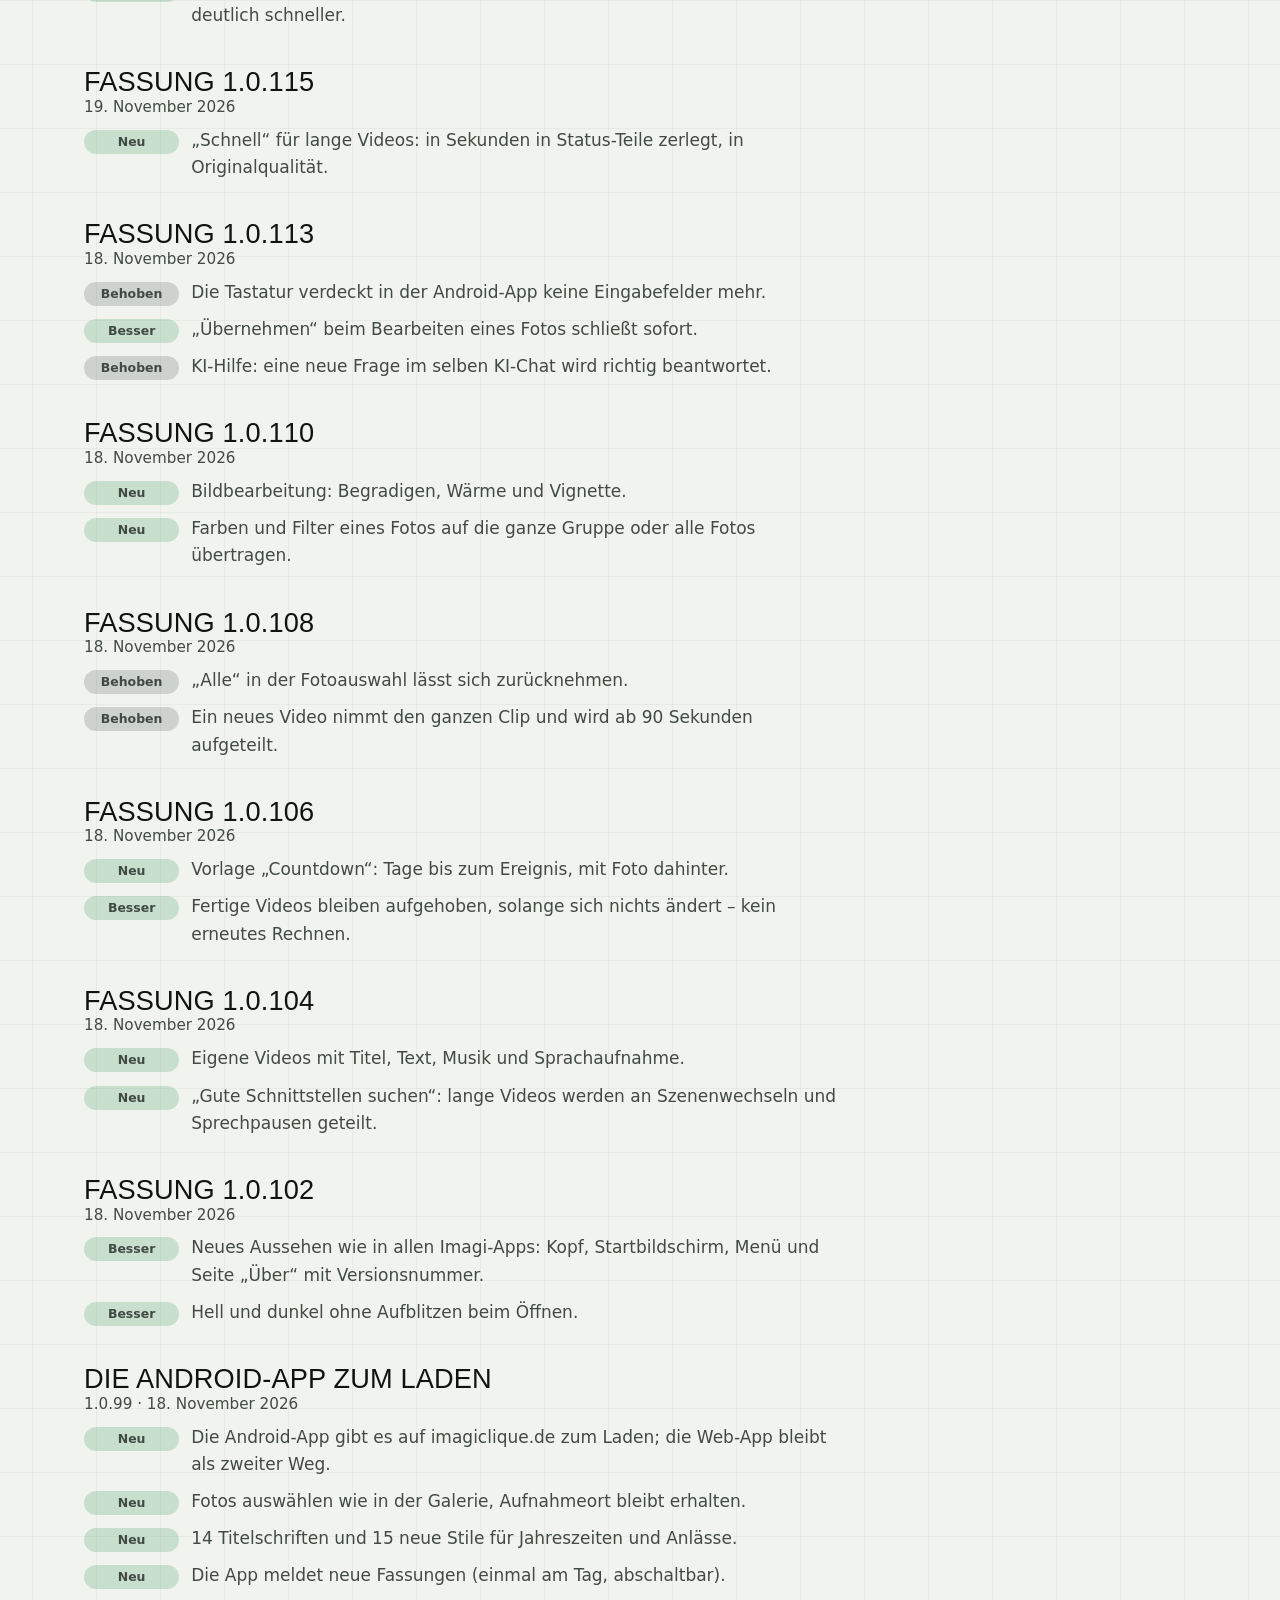
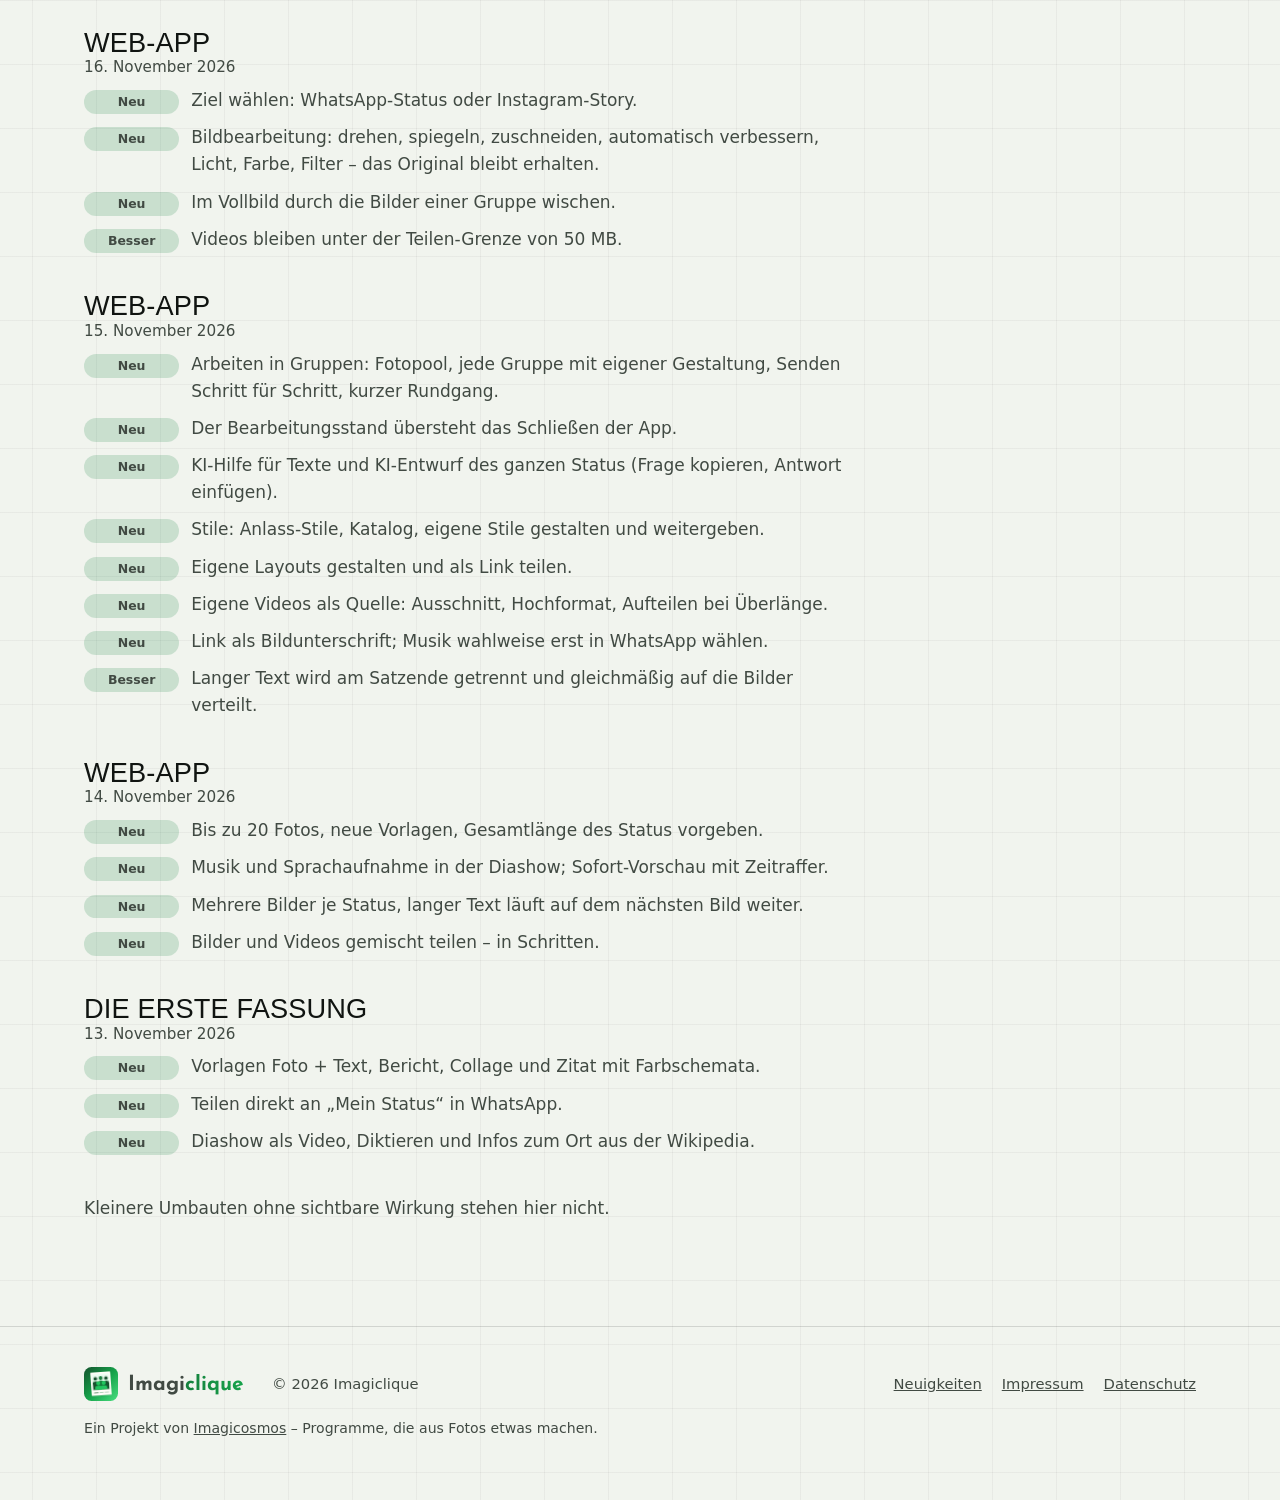
<file: neuigkeiten.html>
<!DOCTYPE html>
<html lang="de" data-modus="hell">
<head>
<meta charset="utf-8">
<meta name="viewport" content="width=device-width, initial-scale=1">
<meta http-equiv="Content-Security-Policy" content="default-src 'self'; script-src 'self'; style-src 'self' 'unsafe-inline'; img-src 'self' data:; font-src 'self'; connect-src 'self'; object-src 'none'; base-uri 'self'; form-action 'self'">
<title>Neuigkeiten · Imagiclique</title>
<meta name="robots" content="index">
<meta name="description" content="Was in jeder Fassung von Imagiclique neu ist: neue Vorlagen, Funktionen und behobene Fehler.">
<link rel="icon" href="bilder/favicon.svg" type="image/svg+xml">
<link rel="apple-touch-icon" href="bilder/apple-touch-icon.png">
<script src="modus.js"></script>
<link rel="stylesheet" href="style.css">
</head>
<body>
<header class="kopf">
  <div class="breite">
    <a class="logo" href="index.html"><span class="logo-zeichen" aria-hidden="true"></span><span class="logo-wort">Imagi<span class="logo-teil">clique</span></span></a>
    <nav aria-label="Hauptmenü">
      <a href="index.html#warum">Warum</a>
      <a href="index.html#ansehen">Ansehen</a>
      <a href="index.html#funktionen">Funktionen</a>
      <a href="index.html#stile">Stile</a>
      <a href="index.html#ablauf">So geht’s</a>
      <a href="index.html#datenschutz">Datenschutz</a>
      <a href="index.html#fragen">Fragen</a>
    </nav>
    <button type="button" class="modus-knopf" id="modus-knopf" aria-label="Zu dunklem Design wechseln">
      <svg class="sonne" viewBox="0 0 24 24" fill="none" stroke="currentColor" stroke-width="2" stroke-linecap="round" aria-hidden="true"><circle cx="12" cy="12" r="4"/><path d="M12 2v2M12 20v2M4.9 4.9l1.4 1.4M17.7 17.7l1.4 1.4M2 12h2M20 12h2M4.9 19.1l1.4-1.4M17.7 6.3l1.4-1.4"/></svg>
      <svg class="mond" viewBox="0 0 24 24" fill="none" stroke="currentColor" stroke-width="2" stroke-linecap="round" stroke-linejoin="round" aria-hidden="true"><path d="M20 14.5A8 8 0 0 1 9.5 4a8 8 0 1 0 10.5 10.5z"/></svg>
    </button>
    <a class="knopf klein kopf-app" href="index.html#app"><svg viewBox="0 0 24 24" fill="none" stroke="currentColor" stroke-width="2.4" stroke-linecap="round" stroke-linejoin="round" aria-hidden="true"><path d="M12 3v12M12 15l-4-4M12 15l4-4M4 17v3a1 1 0 0 0 1 1h14a1 1 0 0 0 1-1v-3"/></svg><span>App<span class="lang-wort"> laden</span></span></a>
  </div>
</header>
<main id="inhalt">
  <div class="leuchten" aria-hidden="true"></div>
  <article class="breite"><div class="rechtstext">
<h1>Neuigkeiten</h1>
<p>Imagiclique wächst jede Woche. Hier steht, was in jeder Fassung dazugekommen ist – das Neueste oben. Dieselbe Liste findest du in der App im Menü ⋮ unter „Neuigkeiten“.</p>
<p><a class="knopf" href="index.html#app">Neueste Fassung 1.0.258 laden</a></p>
<h2 id="v1.0.258">Fassung 1.0.258 <small>28. November 2026</small></h2>
<ul class="neu-punkte">
  <li><span class="neu-art neu">Neu</span> Teilst du aus einer anderen App nur einen Text an Imagiclique (zum Beispiel aus den Notizen), kommt er in den Text der offenen Gruppe. Ein Link darin (zum Beispiel aus dem Browser) kommt ins Feld „Link“. Mit ↶ nimmst du beides wieder zurück.</li>
  <li><span class="neu-art behoben">Behoben</span> Nimmst du geteilte Fotos zu einem angefangenen Status dazu, bleibt der Text der offenen Gruppe stehen. Ein mitgeschickter Text wartet bei den neuen Fotos und kommt in die nächste Gruppe aus ihnen.</li>
</ul>
<h2 id="v1.0.250">Fassung 1.0.250 <small>28. November 2026</small></h2>
<ul class="neu-punkte">
  <li><span class="neu-art besser">Besser</span> Auf dem Tablet ist neben dem Bild keine leere Fläche mehr: Die Einstellungen bekommen den Platz, hochkant passen ihre Knöpfe jetzt ohne getrennte Wörter. Die Liste der Gruppen steht erst ab zwei Gruppen da.</li>
  <li><span class="neu-art behoben">Behoben</span> Teilst du Fotos an Imagiclique (zum Beispiel aus Imagicruise) und beginnst neu, stehen Titel und Text des vorigen Status nicht mehr da.</li>
</ul>
<h2 id="v1.0.243">Fassung 1.0.243 <small>27. November 2026</small></h2>
<ul class="neu-punkte">
  <li><span class="neu-art besser">Besser</span> Neue Bedienung beim Bearbeiten: Nichts liegt mehr über dem Bild. Unten stehen die Themen Vorlage, Fotos, Text, Sticker, KI &amp; Ort, Stil, Länge und Ton, noch ein Tipp auf das offene Thema klappt es zu und macht das Bild groß. „Zurück“, „Fertig“ (der Haken ✓) und „Teilen“ stehen oben.</li>
  <li><span class="neu-art besser">Besser</span> Tippe im Bild einfach auf das, was du ändern willst: ein Foto, einen Sticker, eine Karte oder den Text. Noch ein Tipp auf das Foto zeigt das Vollbild, ein Tipp daneben hebt die Auswahl auf. Die Leiste unter dem Bild hat immer dieselben Knöpfe, was gerade nicht geht, ist grau; „Darunter“ wählt, was verdeckt liegt.</li>
  <li><span class="neu-art besser">Besser</span> Auf Tablet und PC stehen die Einstellungen neben dem Bild. Am PC wechselst du links zwischen deinen Gruppen und springst rechts mit einem Klick zu einem Thema. Fotos und Senden nutzen dort die ganze Breite.</li>
  <li><span class="neu-art neu">Neu</span> Größe der Knöpfe: Im Menü (⋮) kannst du auf „Groß“ stellen, dann triffst du alle Knöpfe leichter.</li>
  <li><span class="neu-art neu">Neu</span> Rückgängig beim Bearbeiten: Der Pfeil ↶ oben nimmt die letzte Änderung zurück, ↷ macht sie wieder. Das geht für Vorlage, Stil, Text, Sticker und die Fotos im Bild, bis zu 50 Schritte je Gruppe.</li>
</ul>
<h2 id="v1.0.198">Fassung 1.0.198 <small>23. November 2026</small></h2>
<ul class="neu-punkte">
  <li><span class="neu-art besser">Besser</span> Fotos im Bild bearbeitest du jetzt in der großen Vorschau (Knopf ▾ „Mehr Platz“). Das Bearbeitungsfeld lässt sich mit „Einfahren“ wegschieben, dann siehst du das ganze Bild. In der normalen Ansicht öffnet ein Tipp wieder direkt das Vollbild.</li>
  <li><span class="neu-art besser">Besser</span> Sticker bearbeitest du jetzt wie Fotos: Oben im Bearbeitungsfeld wählst du „Fotos“ oder „Sticker“. Bei „Sticker“ ziehst du ihn an seinen Platz, der gelbe Punkt ändert die Größe, der weiße Kreis dreht, dazu gibt es Vorn, Hinten und Entfernen. Nach „Sticker hinzufügen“ geht das gleich auf.</li>
  <li><span class="neu-art besser">Besser</span> Bei „Fotos“ bleiben Sticker liegen – so verschiebst du nicht aus Versehen einen Sticker statt des Fotos darunter.</li>
</ul>
<h2 id="v1.0.196">Fassung 1.0.196 <small>23. November 2026</small></h2>
<ul class="neu-punkte">
  <li><span class="neu-art neu">Neu</span> Fotos frei anordnen: In den Vorlagen Sofortbild, Pinwand und Album verschiebst du die Fotos samt Rahmen einfach mit dem Finger, auf der Pinwand auch den Zettel mit dem Titel und die Karteikarte. Der gelbe Punkt ändert die Größe, der weiße Kreis dreht, „Vorn“ und „Hinten“ legen ein Foto über oder unter die anderen. „Automatisch“ stellt die ursprüngliche Anordnung wieder her.</li>
</ul>
<h2 id="v1.0.193">Fassung 1.0.193 <small>22. November 2026</small></h2>
<ul class="neu-punkte">
  <li><span class="neu-art neu">Neu</span> Fotos direkt in der Vorschau anpassen: Ein Foto antippen, dann ziehen verschiebt nur seinen Ausschnitt. Dazu gibt es Zoom und „Zurücksetzen“. Mit „Tauschen“ ziehst du ein Foto auf ein anderes, dann tauschen beide die Plätze – in jeder Vorlage, auch auf der Pinwand.</li>
  <li><span class="neu-art besser">Besser</span> Das Vollbild öffnet jetzt, wenn du ein gewähltes Foto noch einmal antippst oder neben die Fotos tippst.</li>
</ul>
<h2 id="v1.0.191">Fassung 1.0.191 <small>22. November 2026</small></h2>
<ul class="neu-punkte">
  <li><span class="neu-art besser">Besser</span> Startanimation: Der Zauberstab tippt jetzt auf das „c“, ab dort wird der Name farbig.</li>
</ul>
<h2 id="v1.0.187">Fassung 1.0.187 <small>22. November 2026</small></h2>
<ul class="neu-punkte">
  <li><span class="neu-art besser">Besser</span> Sticker entfernen geht jetzt direkt im Bild: Sticker in der Vorschau antippen und auf das rote ✕ tippen.</li>
</ul>
<h2 id="v1.0.185">Fassung 1.0.185 <small>22. November 2026</small></h2>
<ul class="neu-punkte">
  <li><span class="neu-art neu">Neu</span> 27 neue bewegte Sticker im Comic-Stil: zu Silvester (Feuerwerk, Wunderkerze, Sektkorken, Anstoßen, Glücksschwein …), Winter (Pinguin, Schneekugel, heiße Schokolade …), Herbst (Blätterfall, Igel, Drachen …) und mehr zu Weihnachten (Rentier, Lebkuchenmann …).</li>
  <li><span class="neu-art neu">Neu</span> Bewegte Sticker: Unter „Bewegte Sticker“ lässt sich „Still (Bild)“ wählen – dann bleibt ein Bild ein Bild statt eines kurzen Videos.</li>
  <li><span class="neu-art behoben">Behoben</span> Sehr große Videos (über 2 GB, z. B. lange 4K-Aufnahmen) blieben in der Vorschau schwarz. Jetzt spielen sie.</li>
</ul>
<h2 id="v1.0.183">Fassung 1.0.183 <small>22. November 2026</small></h2>
<ul class="neu-punkte">
  <li><span class="neu-art besser">Besser</span> Vorlage „Postkarte“: Die Briefmarke ist jetzt quer und zeigt das Zeichen und den Schriftzug von Imagicosmos.</li>
</ul>
<h2 id="v1.0.180">Fassung 1.0.180 <small>22. November 2026</small></h2>
<ul class="neu-punkte">
  <li><span class="neu-art neu">Neu</span> Zeitlupe und Zeitraffer für eigene Videos: Unter „Tempo“ ¼× bis 8× wählen – aus 2 Minuten werden mit 8× 15 Sekunden im Status.</li>
  <li><span class="neu-art neu">Neu</span> Bewegte Sticker zu Weihnachten: Schneefall, funkelnder Stern, flackernde Kerze, Lichterkette, Weihnachtsbaum, Geschenk, Glocke, Schneemann und „Frohe Weihnachten“. Im Reiter Text unter „Sticker hinzufügen“. Ein Bild damit wird als kurzes Video geteilt.</li>
</ul>
<h2 id="v1.0.177">Fassung 1.0.177 <small>21. November 2026</small></h2>
<ul class="neu-punkte">
  <li><span class="neu-art besser">Besser</span> Neues Wasserzeichen: Der Zauber-Schriftzug ist jetzt ab dem „c“ grün – wie im Logo.</li>
</ul>
<h2 id="v1.0.173">Fassung 1.0.173 <small>21. November 2026</small></h2>
<ul class="neu-punkte">
  <li><span class="neu-art neu">Neu</span> Claude direkt fragen: Mit einem eigenen API-Schlüssel von Anthropic fragt die App Claude selbst – bei der KI-Hilfe für Titel und Text und beim Entwurf des ganzen Status. Die Antwort kommt gleich als Vorschlag, ohne Kopieren und Teilen. Einrichten im Menü ⋮ „Claude direkt“.</li>
</ul>
<h2 id="v1.0.171">Fassung 1.0.171 <small>21. November 2026</small></h2>
<ul class="neu-punkte">
  <li><span class="neu-art besser">Besser</span> „Alle fertigen“ senden geht in der Android-App mit einem Tipp: Die App teilt einen Schritt nach dem anderen von selbst, sobald du aus WhatsApp zurück bist. Ein Tipp auf den Knopf hält an.</li>
</ul>
<h2 id="v1.0.169">Fassung 1.0.169 <small>21. November 2026</small></h2>
<ul class="neu-punkte">
  <li><span class="neu-art besser">Besser</span> Bei „Alle fertigen“ unter „Senden“ lässt sich eine schon gesendete Gruppe durch Antippen noch einmal mitsenden – zusammen mit den fertigen, noch nicht gesendeten Gruppen. Praktisch, wenn das Senden abgebrochen wurde.</li>
</ul>
<h2 id="v1.0.167">Fassung 1.0.167 <small>21. November 2026</small></h2>
<ul class="neu-punkte">
  <li><span class="neu-art behoben">Behoben</span> In der Android-App spielte die Vorschau mancher Videos vom Handy nicht ab (nur ein grauer Abspielknopf). Jetzt laufen sie wieder.</li>
</ul>
<h2 id="v1.0.165">Fassung 1.0.165 <small>21. November 2026</small></h2>
<ul class="neu-punkte">
  <li><span class="neu-art besser">Besser</span> Videos sind in der Android-App viel schneller geholt: Die App liest nur noch die Stücke, die sie gerade braucht – ein großes Video ist in etwa einer Sekunde im Fotopool statt nach vielen Sekunden.</li>
  <li><span class="neu-art besser">Besser</span> Die Vorschau des ganzen Status (Auge) spielt jetzt auch eigene Videos ab, statt sie nur kurz als Standbild zu zeigen.</li>
  <li><span class="neu-art besser">Besser</span> Bei „Alle fertigen“ unter „Senden“ sind alle fertigen Gruppen farbig markiert.</li>
</ul>
<h2 id="v1.0.163">Fassung 1.0.163 <small>20. November 2026</small></h2>
<ul class="neu-punkte">
  <li><span class="neu-art neu">Neu</span> Alle fertigen Gruppen auf einmal senden: Unter „Senden“ bei „Was senden?“ „Alle fertigen“ wählen – Bilder hintereinander gehen zusammen in einem Schritt, Videos getrennt.</li>
  <li><span class="neu-art neu">Neu</span> Gruppen umsortieren: eine Gruppe lange antippen und an die neue Stelle ziehen – in der Leiste oben und in der Liste unter „Senden“.</li>
  <li><span class="neu-art besser">Besser</span> Fotos und Videos zusammen ausgewählt? „Gruppen bilden“ legt sofort an: die Fotos als eine Gruppe, jedes Video für sich.</li>
</ul>
<h2 id="v1.0.161">Fassung 1.0.161 <small>20. November 2026</small></h2>
<ul class="neu-punkte">
  <li><span class="neu-art behoben">Behoben</span> In der KI-App (und anderen Apps) kommt jetzt immer das Bild an, das auch in der Vorschau zu sehen ist – vorher konnte es ein Bild von einem früheren Teilen sein.</li>
</ul>
<h2 id="v1.0.159">Fassung 1.0.159 <small>20. November 2026</small></h2>
<ul class="neu-punkte">
  <li><span class="neu-art behoben">Behoben</span> Teilt die KI-App beim Zurückschicken auch deine Frage mit, nimmt Imagiclique jetzt nur die Antwort – Titel und Text lassen sich wieder übernehmen.</li>
  <li><span class="neu-art besser">Besser</span> Hält sich die KI nicht genau ans Format (z. B. „Titel: … Text: …“), erkennt die App Titel und Text trotzdem.</li>
</ul>
<h2 id="v1.0.157">Fassung 1.0.157 <small>20. November 2026</small></h2>
<ul class="neu-punkte">
  <li><span class="neu-art behoben">Behoben</span> „Neu beginnen“ leert jetzt auch die KI-Hilfe: Frage, Antwort und Vorschläge bleiben nicht mehr stehen.</li>
  <li><span class="neu-art behoben">Behoben</span> „Fotos + Frage teilen“ startet sofort, weil die Fotos schon vorbereitet sind; klappt das Teilen nicht, sagt die App warum.</li>
</ul>
<h2 id="v1.0.155">Fassung 1.0.155 <small>20. November 2026</small></h2>
<ul class="neu-punkte">
  <li><span class="neu-art besser">Besser</span> Die KI erfährt jetzt, wann deine Fotos aufgenommen wurden – bei der Text-Hilfe und beim Entwurf des ganzen Status.</li>
  <li><span class="neu-art neu">Neu</span> KI-Hilfe: „Fotos + Frage teilen“ gibt die Fotos der Gruppe mit an die KI-App, damit sie Motiv und Ort erkennt.</li>
  <li><span class="neu-art behoben">Behoben</span> Eine Gruppe ließ sich versehentlich zweimal senden: Solange das Teilen läuft, nimmt der Knopf keinen weiteren Tipp an, und eine schon gesendete Gruppe teilt die App erst nach einer Rückfrage.</li>
</ul>
<h2 id="v1.0.153">Fassung 1.0.153 <small>20. November 2026</small></h2>
<ul class="neu-punkte">
  <li><span class="neu-art neu">Neu</span> Neuigkeiten: im Menü ⋮ steht, was sich geändert hat – nach einem Update zeigt die App es einmal von selbst.</li>
  <li><span class="neu-art besser">Besser</span> Eine Antwort, die du in der KI-App an Imagiclique teilst, landet gleich in der richtigen KI-Hilfe statt im Statustext.</li>
</ul>
<h2 id="v1.0.149">Fassung 1.0.149 <small>20. November 2026</small></h2>
<ul class="neu-punkte">
  <li><span class="neu-art neu">Neu</span> Direkt an den WhatsApp-Status: ohne Umweg über das Teilen-Menü – in WhatsApp nur noch auf „Senden“ tippen. Umschalten im Schritt Senden.</li>
</ul>
<h2 id="v1.0.146">Fassung 1.0.146 <small>19. November 2026</small></h2>
<ul class="neu-punkte">
  <li><span class="neu-art neu">Neu</span> Aufnahmeort und -datum werden jetzt auch aus Videos gelesen.</li>
</ul>
<h2 id="v1.0.144">Fassung 1.0.144 <small>19. November 2026</small></h2>
<ul class="neu-punkte">
  <li><span class="neu-art neu">Neu</span> Videos in der Fotoauswahl der App, mit Filter „Alle · Fotos · Videos“.</li>
  <li><span class="neu-art besser">Besser</span> Text im Video wahlweise ohne Kasten (wie Untertitel) oder halb durchsichtig.</li>
</ul>
<h2 id="v1.0.141">Fassung 1.0.141 <small>19. November 2026</small></h2>
<ul class="neu-punkte">
  <li><span class="neu-art besser">Besser</span> Ladeanzeige beim Einlesen vieler Fotos und Videos.</li>
</ul>
<h2 id="v1.0.136">Fassung 1.0.136 <small>19. November 2026</small></h2>
<ul class="neu-punkte">
  <li><span class="neu-art behoben">Behoben</span> Vorlage „Magazin“ mit langem Namen, Platzhalter ohne Foto und Instagram-Story mit langem Titel werden richtig gezeichnet.</li>
</ul>
<h2 id="v1.0.132">Fassung 1.0.132 <small>19. November 2026</small></h2>
<ul class="neu-punkte">
  <li><span class="neu-art besser">Besser</span> Pinwand und Album folgen dem gewählten Stil; die Fotos sind größer und dürfen sich überlappen.</li>
</ul>
<h2 id="v1.0.130">Fassung 1.0.130 <small>19. November 2026</small></h2>
<ul class="neu-punkte">
  <li><span class="neu-art behoben">Behoben</span> Die Seite „Stile“ zeigt Liste und Katalog wieder.</li>
</ul>
<h2 id="v1.0.127">Fassung 1.0.127 <small>19. November 2026</small></h2>
<ul class="neu-punkte">
  <li><span class="neu-art besser">Besser</span> Rückfragen und Meldungen im einheitlichen Aussehen; die Zurück-Taste schließt eine offene Rückfrage.</li>
</ul>
<h2 id="v1.0.125">Fassung 1.0.125 <small>19. November 2026</small></h2>
<ul class="neu-punkte">
  <li><span class="neu-art neu">Neu</span> KI-Entwurf: festlegen, welche Vorlagen und Designs die KI verwenden darf.</li>
  <li><span class="neu-art besser">Besser</span> Vorlage „Bericht“ ohne das Etikett „BERICHT“ über dem Titel.</li>
</ul>
<h2 id="v1.0.123">Fassung 1.0.123 <small>19. November 2026</small></h2>
<ul class="neu-punkte">
  <li><span class="neu-art besser">Besser</span> Diktieren hört weiter zu, bis du „Stopp“ tippst; jedes Textfeld lässt sich mit „Rückgängig“ leeren.</li>
</ul>
<h2 id="v1.0.121">Fassung 1.0.121 <small>19. November 2026</small></h2>
<ul class="neu-punkte">
  <li><span class="neu-art neu">Neu</span> Neue Vorlagen: Pinwand, Album, Magazin und Formen (Herz, Kreise, Waben).</li>
  <li><span class="neu-art neu">Neu</span> Emojis in Titel und Text sowie Emoji-Sticker zum Verschieben auf dem Bild.</li>
  <li><span class="neu-art besser">Besser</span> Zurück aus der KI-App springt Imagiclique direkt zu „Antwort einfügen“.</li>
</ul>
<h2 id="v1.0.119">Fassung 1.0.119 <small>19. November 2026</small></h2>
<ul class="neu-punkte">
  <li><span class="neu-art besser">Besser</span> Eigene Videos „Mit Gestaltung“ rechnet die Android-App jetzt selbst – deutlich schneller.</li>
</ul>
<h2 id="v1.0.115">Fassung 1.0.115 <small>19. November 2026</small></h2>
<ul class="neu-punkte">
  <li><span class="neu-art neu">Neu</span> „Schnell“ für lange Videos: in Sekunden in Status-Teile zerlegt, in Originalqualität.</li>
</ul>
<h2 id="v1.0.113">Fassung 1.0.113 <small>18. November 2026</small></h2>
<ul class="neu-punkte">
  <li><span class="neu-art behoben">Behoben</span> Die Tastatur verdeckt in der Android-App keine Eingabefelder mehr.</li>
  <li><span class="neu-art besser">Besser</span> „Übernehmen“ beim Bearbeiten eines Fotos schließt sofort.</li>
  <li><span class="neu-art behoben">Behoben</span> KI-Hilfe: eine neue Frage im selben KI-Chat wird richtig beantwortet.</li>
</ul>
<h2 id="v1.0.110">Fassung 1.0.110 <small>18. November 2026</small></h2>
<ul class="neu-punkte">
  <li><span class="neu-art neu">Neu</span> Bildbearbeitung: Begradigen, Wärme und Vignette.</li>
  <li><span class="neu-art neu">Neu</span> Farben und Filter eines Fotos auf die ganze Gruppe oder alle Fotos übertragen.</li>
</ul>
<h2 id="v1.0.108">Fassung 1.0.108 <small>18. November 2026</small></h2>
<ul class="neu-punkte">
  <li><span class="neu-art behoben">Behoben</span> „Alle“ in der Fotoauswahl lässt sich zurücknehmen.</li>
  <li><span class="neu-art behoben">Behoben</span> Ein neues Video nimmt den ganzen Clip und wird ab 90 Sekunden aufgeteilt.</li>
</ul>
<h2 id="v1.0.106">Fassung 1.0.106 <small>18. November 2026</small></h2>
<ul class="neu-punkte">
  <li><span class="neu-art neu">Neu</span> Vorlage „Countdown“: Tage bis zum Ereignis, mit Foto dahinter.</li>
  <li><span class="neu-art besser">Besser</span> Fertige Videos bleiben aufgehoben, solange sich nichts ändert – kein erneutes Rechnen.</li>
</ul>
<h2 id="v1.0.104">Fassung 1.0.104 <small>18. November 2026</small></h2>
<ul class="neu-punkte">
  <li><span class="neu-art neu">Neu</span> Eigene Videos mit Titel, Text, Musik und Sprachaufnahme.</li>
  <li><span class="neu-art neu">Neu</span> „Gute Schnittstellen suchen“: lange Videos werden an Szenenwechseln und Sprechpausen geteilt.</li>
</ul>
<h2 id="v1.0.102">Fassung 1.0.102 <small>18. November 2026</small></h2>
<ul class="neu-punkte">
  <li><span class="neu-art besser">Besser</span> Neues Aussehen wie in allen Imagi-Apps: Kopf, Startbildschirm, Menü und Seite „Über“ mit Versionsnummer.</li>
  <li><span class="neu-art besser">Besser</span> Hell und dunkel ohne Aufblitzen beim Öffnen.</li>
</ul>
<h2 id="v1.0.99">Die Android-App zum Laden <small>1.0.99 · 18. November 2026</small></h2>
<ul class="neu-punkte">
  <li><span class="neu-art neu">Neu</span> Die Android-App gibt es auf imagiclique.de zum Laden; die Web-App bleibt als zweiter Weg.</li>
  <li><span class="neu-art neu">Neu</span> Fotos auswählen wie in der Galerie, Aufnahmeort bleibt erhalten.</li>
  <li><span class="neu-art neu">Neu</span> 14 Titelschriften und 15 neue Stile für Jahreszeiten und Anlässe.</li>
  <li><span class="neu-art neu">Neu</span> Die App meldet neue Fassungen (einmal am Tag, abschaltbar).</li>
</ul>
<h2>Web-App <small>16. November 2026</small></h2>
<ul class="neu-punkte">
  <li><span class="neu-art neu">Neu</span> Ziel wählen: WhatsApp-Status oder Instagram-Story.</li>
  <li><span class="neu-art neu">Neu</span> Bildbearbeitung: drehen, spiegeln, zuschneiden, automatisch verbessern, Licht, Farbe, Filter – das Original bleibt erhalten.</li>
  <li><span class="neu-art neu">Neu</span> Im Vollbild durch die Bilder einer Gruppe wischen.</li>
  <li><span class="neu-art besser">Besser</span> Videos bleiben unter der Teilen-Grenze von 50 MB.</li>
</ul>
<h2>Web-App <small>15. November 2026</small></h2>
<ul class="neu-punkte">
  <li><span class="neu-art neu">Neu</span> Arbeiten in Gruppen: Fotopool, jede Gruppe mit eigener Gestaltung, Senden Schritt für Schritt, kurzer Rundgang.</li>
  <li><span class="neu-art neu">Neu</span> Der Bearbeitungsstand übersteht das Schließen der App.</li>
  <li><span class="neu-art neu">Neu</span> KI-Hilfe für Texte und KI-Entwurf des ganzen Status (Frage kopieren, Antwort einfügen).</li>
  <li><span class="neu-art neu">Neu</span> Stile: Anlass-Stile, Katalog, eigene Stile gestalten und weitergeben.</li>
  <li><span class="neu-art neu">Neu</span> Eigene Layouts gestalten und als Link teilen.</li>
  <li><span class="neu-art neu">Neu</span> Eigene Videos als Quelle: Ausschnitt, Hochformat, Aufteilen bei Überlänge.</li>
  <li><span class="neu-art neu">Neu</span> Link als Bildunterschrift; Musik wahlweise erst in WhatsApp wählen.</li>
  <li><span class="neu-art besser">Besser</span> Langer Text wird am Satzende getrennt und gleichmäßig auf die Bilder verteilt.</li>
</ul>
<h2>Web-App <small>14. November 2026</small></h2>
<ul class="neu-punkte">
  <li><span class="neu-art neu">Neu</span> Bis zu 20 Fotos, neue Vorlagen, Gesamtlänge des Status vorgeben.</li>
  <li><span class="neu-art neu">Neu</span> Musik und Sprachaufnahme in der Diashow; Sofort-Vorschau mit Zeitraffer.</li>
  <li><span class="neu-art neu">Neu</span> Mehrere Bilder je Status, langer Text läuft auf dem nächsten Bild weiter.</li>
  <li><span class="neu-art neu">Neu</span> Bilder und Videos gemischt teilen – in Schritten.</li>
</ul>
<h2>Die erste Fassung <small>13. November 2026</small></h2>
<ul class="neu-punkte">
  <li><span class="neu-art neu">Neu</span> Vorlagen Foto + Text, Bericht, Collage und Zitat mit Farbschemata.</li>
  <li><span class="neu-art neu">Neu</span> Teilen direkt an „Mein Status“ in WhatsApp.</li>
  <li><span class="neu-art neu">Neu</span> Diashow als Video, Diktieren und Infos zum Ort aus der Wikipedia.</li>
</ul>
<p class="leise" style="margin-top:40px">Kleinere Umbauten ohne sichtbare Wirkung stehen hier nicht.</p>
  </div></article>
</main>
<footer class="fuss">
  <div class="breite">
    <a class="logo" href="index.html"><span class="logo-zeichen" aria-hidden="true"></span><span class="logo-wort">Imagi<span class="logo-teil">clique</span></span></a>
    <span>© 2026 Imagiclique</span>
    <nav aria-label="Weitere Seiten"><a href="neuigkeiten.html">Neuigkeiten</a><a href="impressum.html">Impressum</a><a href="datenschutz.html">Datenschutz</a></nav>
    <span class="familie">Ein Projekt von <a href="https://imagicosmos.github.io/imagicosmos-webseite/" rel="noopener">Imagicosmos</a> – Programme, die aus Fotos etwas machen.</span>
  </div>
</footer>
<script src="app.js"></script>
<script src="bausteine/zauberstab.js" data-stern="#22c55e" data-band="#86efac" defer></script>
</body>
</html>
</file>
<file: style.css>
/* =====================================================================
   Imagiclique – Webseite (Aufbau wie imagichron.de, Design „E“; Farben Grün wie das Icon, siehe imagicosmos/marke)
   Hell ist voreingestellt, dunkel über den Knopf ☀/☾ (data-modus am <html>).
   Lädt nichts von fremden Servern: nur Systemschriften, keine Bibliotheken.
   ===================================================================== */

/* ---------- 1) Farben und Werte ---------- */
:root{
  --breite:1160px;
  --schrift:"Segoe UI",system-ui,-apple-system,"Helvetica Neue",Arial,sans-serif;
  --titel:Impact,"Arial Narrow Bold","Franklin Gothic Medium","Haettenschweiler",sans-serif;
  --mono:Consolas,"Cascadia Mono","SF Mono",Menlo,monospace;
  --radius:6px;

  /* hell (Voreinstellung) */
  --grund:#f1f4ee; --flaeche:#fcfefb; --flaeche-2:#e1e9dd; --text:#101411; --leise:#414a43; --linie:rgba(16,20,17,.14);
  --akzent:#15803d; --akzent-2:#166534; --akzent-text:#ffffff;
  --verlauf:linear-gradient(100deg,#166534 0%,#15803d 55%,#16a34a 100%);
  --schatten:0 0 0 1px var(--linie), 0 20px 50px rgba(20,50,30,.12);
  --raster:rgba(16,20,17,.045);
  --leuchten:radial-gradient(700px 420px at 75% 22%, rgba(34,197,94,.22), transparent 70%), radial-gradient(560px 380px at 92% 50%, rgba(74,222,128,.22), transparent 70%), radial-gradient(520px 320px at 10% 8%, rgba(21,128,61,.08), transparent 70%);
  --vorzeile-linie:rgba(16,20,17,.8);
  --knopf-schatten:0 8px 24px rgba(21,128,61,.25);
  --zweit-grund:rgba(255,255,255,.6); --zweit-rand:rgba(16,20,17,.25);
  --geraet-schatten:0 0 0 1px var(--linie), 0 0 70px rgba(22,163,74,.18), 0 24px 60px rgba(20,50,30,.28);
  --jahr-farbe:rgba(16,20,17,.22);
  --kachel-grund:linear-gradient(180deg,#fcfefb,#f2f7ef);
  --kachel-glanz:rgba(22,163,74,.12);
  --k1-grund:radial-gradient(500px 260px at 85% 110%, rgba(22,163,74,.16), transparent 70%), #fcfefb;
  --schritt-linie:rgba(16,20,17,.2);
  --liste-grund:#fcfefb;
  --dl-glanz:rgba(22,163,74,.14);
  color-scheme:light;
}
[data-modus="dunkel"] .logo-teil{ background:linear-gradient(90deg,#4ade80,#86efac); -webkit-background-clip:text; background-clip:text; }
[data-modus="dunkel"]{
  --grund:#08100c; --flaeche:#101a14; --flaeche-2:#18261d; --text:#ecf5ee; --leise:#a3b8a9; --linie:rgba(255,255,255,.11);
  --akzent:#4ade80; --akzent-2:#86efac; --akzent-text:#05210f;
  --verlauf:linear-gradient(100deg,#16a34a 0%,#4ade80 50%,#86efac 100%);
  --schatten:0 0 0 1px var(--linie), 0 30px 80px rgba(0,0,0,.5);
  --raster:rgba(255,255,255,.035);
  --leuchten:radial-gradient(700px 420px at 75% 22%, rgba(22,163,74,.30), transparent 70%), radial-gradient(560px 380px at 92% 50%, rgba(74,222,128,.26), transparent 70%), radial-gradient(520px 320px at 10% 8%, rgba(74,222,128,.10), transparent 70%);
  --vorzeile-linie:rgba(255,255,255,.7);
  --knopf-schatten:0 8px 30px rgba(22,163,74,.35);
  --zweit-grund:rgba(255,255,255,.04); --zweit-rand:rgba(255,255,255,.25);
  --geraet-schatten:0 0 0 1px var(--linie), 0 0 90px rgba(22,163,74,.22), 0 30px 80px rgba(0,0,0,.6);
  --jahr-farbe:rgba(236,245,238,.28);
  --kachel-grund:linear-gradient(180deg, rgba(255,255,255,.045), rgba(255,255,255,.015));
  --kachel-glanz:rgba(22,163,74,.18);
  --k1-grund:radial-gradient(500px 260px at 85% 110%, rgba(22,163,74,.25), transparent 70%), linear-gradient(180deg, rgba(255,255,255,.05), rgba(255,255,255,.015));
  --schritt-linie:rgba(255,255,255,.18);
  --liste-grund:rgba(255,255,255,.03);
  --dl-glanz:rgba(22,163,74,.22);
  color-scheme:dark;
}

/* ---------- 2) Grundlagen ---------- */
*{ box-sizing:border-box; }
html{ scroll-behavior:smooth; }
body{ margin:0; background:var(--grund); color:var(--text); font:17px/1.6 var(--schrift); -webkit-font-smoothing:antialiased; overflow-x:hidden; transition:background .3s, color .3s;
  background-image:linear-gradient(var(--raster) 1px, transparent 1px), linear-gradient(90deg, var(--raster) 1px, transparent 1px); background-size:64px 64px; background-position:center top; }
a{ color:inherit; }
svg{ display:block; }
.breite{ max-width:var(--breite); margin:0 auto; padding:0 24px; position:relative; }
h1,h2,h3{ margin:0; line-height:1.08; }
h1,h2{ font-family:var(--titel); font-weight:400; text-transform:uppercase; letter-spacing:.005em; }
h1{ font-size:clamp(3.4rem,10.5vw,9.6rem); line-height:1.02; }
h2{ font-size:clamp(2.2rem,4vw,3.3rem); line-height:.98; }
h3{ font-family:var(--titel); font-weight:400; font-size:1.6rem; text-transform:uppercase; letter-spacing:.01em; }
p{ margin:0; }
.leise{ color:var(--leise); }
.hervor{ background:var(--verlauf); -webkit-background-clip:text; background-clip:text; color:transparent; }
.vorzeile{ font-size:.82rem; font-weight:700; letter-spacing:.2em; text-transform:uppercase; color:var(--text); border-top:2px solid var(--vorzeile-linie); padding-top:10px; display:flex; gap:10px; align-items:center; }
.vorzeile::before{ content:""; width:8px; height:8px; border-radius:50%; background:var(--akzent); box-shadow:0 0 12px var(--akzent); flex:none; }
.abschnitt{ padding:110px 0; position:relative; }
.abschnitt.eng{ padding-top:20px; }
.abschnitt-kopf{ max-width:720px; margin-bottom:52px; display:grid; gap:14px; }
.abschnitt-kopf p:last-child{ color:var(--leise); font-size:1.1rem; }
.skip{ position:absolute; left:-9999px; } .skip:focus{ left:16px; top:16px; z-index:99; background:var(--flaeche); padding:8px 12px; }
:focus-visible{ outline:3px solid var(--akzent); outline-offset:3px; }
main{ position:relative; }
main > *{ position:relative; z-index:1; }
.leuchten{ position:absolute; inset:-120px 0 auto 0; height:1000px; pointer-events:none; z-index:0; background:var(--leuchten); }

/* ---------- 3) Knöpfe ---------- */
.knopf{ display:inline-flex; align-items:center; gap:10px; padding:14px 22px; border-radius:var(--radius); background:var(--verlauf); color:var(--akzent-text); font-weight:650; text-decoration:none; border:2px solid transparent; box-shadow:var(--knopf-schatten); transition:transform .15s, box-shadow .15s; cursor:pointer; font-size:.92rem; text-transform:uppercase; letter-spacing:.06em; }
.knopf:hover{ transform:translateY(-2px); }
.knopf.zweit{ background:var(--zweit-grund); color:var(--text); border-color:var(--zweit-rand); box-shadow:none; }
.knopf.klein{ padding:9px 16px; font-size:.85rem; }
.knopf svg{ width:18px; height:18px; }
.knopf[aria-disabled="true"]{ cursor:default; }
.knopf[aria-disabled="true"]:hover{ transform:none; }
.modus-knopf{ display:grid; place-items:center; width:40px; height:40px; padding:0; border-radius:999px; border:1px solid var(--linie); background:transparent; color:var(--text); cursor:pointer; transition:background .15s; }
.modus-knopf:hover{ background:color-mix(in srgb, var(--text) 8%, transparent); }
.modus-knopf svg{ width:20px; height:20px; }
[data-modus="hell"] .modus-knopf .sonne,:root:not([data-modus]) .modus-knopf .sonne,[data-modus="dunkel"] .modus-knopf .mond{ display:none; }

/* ---------- 4) Kopf ---------- */
.kopf{ position:sticky; top:0; z-index:20; backdrop-filter:saturate(1.4) blur(14px); -webkit-backdrop-filter:saturate(1.4) blur(14px); background:color-mix(in srgb, var(--grund) 78%, transparent); border-bottom:1px solid var(--linie); }
.kopf .breite{ display:flex; align-items:center; gap:20px; height:68px; }
/* Schriftzug des Logos: Josefin Sans (SIL Open Font License, schriften/OFL-josefin-sans.txt), lokal – nichts von fremden Servern */
@font-face{ font-family:"Josefin Sans"; src:url("schriften/josefin-sans-latin-700-normal.woff2") format("woff2"); font-weight:700; font-display:swap; }
.logo{ display:flex; align-items:center; gap:10px; font-family:"Josefin Sans", system-ui, sans-serif; font-weight:700; font-size:1.3rem; text-decoration:none; letter-spacing:.01em; }
.logo-zeichen{ width:34px; height:34px; flex:none; background:url("bilder/favicon.svg") center/contain no-repeat; }   /* Icon aus ../imagicosmos/marke (Freundeskreis mit Status-Balken) */
.logo-wort{ position:relative; letter-spacing:0; }
.logo-teil{ background:linear-gradient(90deg,#15803d,#16a34a); -webkit-background-clip:text; background-clip:text; color:transparent; }   /* „clique“ in Grün – Endbild der Zauberstab-Animation (zauberstab.js) */
.logo-wort.zauber-vorher .logo-teil{ background:none; color:inherit; }
.logo-wort.zaubert, .logo-wort.zaubert .logo-teil{ color:transparent; background:none; }
.zauber-flaeche{ position:absolute; pointer-events:none; }
.kopf nav{ display:flex; gap:24px; margin-left:auto; font-size:.95rem; }
.kopf nav a{ text-decoration:none; color:var(--leise); } .kopf nav a:hover{ color:var(--text); }
.kopf-app svg{ width:16px; height:16px; flex:none; }

/* ---------- 5) Einstieg ---------- */
.held{ display:grid; gap:50px; padding-top:60px; padding-bottom:70px; } /* nur oben/unten, der Seitenrand kommt von .breite */
.held-text{ display:grid; grid-template-columns:1.3fr 1fr; column-gap:48px; row-gap:24px; align-items:start; }
.held-text h1,.held-text .vorzeile{ grid-column:1/-1; }
.unter{ font-size:1.25rem; color:var(--leise); max-width:34em; }
.knoepfe{ display:flex; flex-wrap:wrap; gap:12px; }
.merkmale{ display:flex; flex-wrap:wrap; gap:8px 20px; font-size:.92rem; color:var(--leise); padding:0; margin:18px 0 0; list-style:none; }
.merkmale li::before{ content:"✓ "; color:var(--akzent-2); font-weight:700; }

/* echtes Bildschirmfoto im Filmstreifen */
.geraet{ position:relative; overflow:hidden; border:1px solid var(--linie); border-radius:var(--radius); padding:26px 0; background:#07080d; box-shadow:var(--geraet-schatten); margin:0; }
.geraet::before,.geraet::after{ content:""; position:absolute; left:0; right:0; height:12px; background:repeating-linear-gradient(90deg, transparent 0 10px, rgba(255,255,255,.8) 10px 24px, transparent 24px 34px); opacity:.85; z-index:1; }
.geraet::before{ top:7px; } .geraet::after{ bottom:7px; }
.geraet img{ display:block; width:100%; height:auto; }

/* Laufband mit Jahreszahlen */
.jahrband{ border-block:1px solid var(--linie); overflow:hidden; padding:14px 0; mask-image:linear-gradient(90deg,transparent,#000 8%,#000 92%,transparent); -webkit-mask-image:linear-gradient(90deg,transparent,#000 8%,#000 92%,transparent); }
.jahrband-spur{ display:flex; gap:36px; width:max-content; animation:laufen 45s linear infinite; font:400 3.4rem/1 var(--titel); color:var(--jahr-farbe); }
.jahrband-spur span:nth-child(5n){ color:transparent; background:var(--verlauf); -webkit-background-clip:text; background-clip:text; }
@keyframes laufen{ to{ transform:translateX(-50%); } }

/* ---------- 6a) So sieht es aus (Galerie) ---------- */
.galerie{ display:grid; grid-template-columns:2fr 2fr 1.1fr; gap:18px; align-items:start; }
.galerie figure{ margin:0; display:grid; gap:10px; align-content:start; }
.galerie .g-jahr{ grid-column:1 / 3; } .galerie .g-handy{ grid-column:3; grid-row:1 / 3; }
.bild-link{ display:block; border-radius:var(--radius); overflow:hidden; border:1px solid var(--linie); box-shadow:var(--schatten); background:var(--flaeche); transition:transform .2s; cursor:zoom-in; }
.bild-link:hover{ transform:translateY(-3px); }
.bild-link img{ display:block; width:100%; height:auto; }
.galerie figcaption{ font-size:.95rem; color:var(--leise); }
.galerie figcaption b{ color:var(--text); }
.galerie-hinweis{ margin-top:22px; font-size:.88rem; color:var(--leise); }
.lupe{ border:0; padding:0; background:transparent; max-width:min(1500px,96vw); max-height:96vh; overflow:visible; }
.lupe::backdrop{ background:rgba(8,9,14,.84); backdrop-filter:blur(4px); }
.lupe img{ display:block; max-width:100%; max-height:86vh; width:auto; height:auto; margin:0 auto; border-radius:var(--radius); box-shadow:0 30px 80px rgba(0,0,0,.6); }
.lupe p{ color:#eceef5; text-align:center; margin-top:10px; font-size:.95rem; }
.lupe-zu{ position:fixed; top:16px; right:16px; width:44px; height:44px; border-radius:999px; border:1px solid rgba(255,255,255,.3); background:rgba(0,0,0,.45); color:#fff; font-size:1.4rem; cursor:pointer; }

/* ---------- 6) Funktionen (Bento-Raster) ---------- */
.bento{ display:grid; grid-template-columns:repeat(6,1fr); gap:18px; }
.kachel{ background:var(--kachel-grund); border:1px solid var(--linie); border-radius:var(--radius); padding:28px; display:grid; gap:12px; align-content:start; position:relative; overflow:hidden; min-height:250px; transition:border-color .2s; }
.kachel:hover{ border-color:color-mix(in srgb, var(--akzent) 50%, transparent); }
.kachel::after{ content:""; position:absolute; inset:auto -40% -60% auto; width:300px; height:300px; background:radial-gradient(circle, var(--kachel-glanz), transparent 65%); pointer-events:none; }
.kachel p{ color:var(--leise); font-size:.98rem; }
.symbol{ width:42px; height:42px; border-radius:var(--radius); display:grid; place-items:center; background:color-mix(in srgb, var(--akzent) 14%, transparent); color:var(--akzent); }
.symbol svg{ width:22px; height:22px; }
.gruende{ display:grid; grid-template-columns:repeat(2,1fr); gap:18px; }
.gruende .kachel{ min-height:0; }
.k1{ grid-column:span 4; background:var(--k1-grund); } .k2{ grid-column:span 2; } .k3,.k4,.k5,.k7{ grid-column:span 3; }
.k6{ grid-column:span 6; min-height:0; grid-template-columns:auto 1fr auto; align-items:center; gap:24px; }
.mini-zs{ display:flex; align-items:flex-end; gap:6px; height:90px; margin-top:auto; }
.mini-zs i{ flex:1; border-radius:6px 6px 2px 2px; background:color-mix(in srgb, var(--akzent) 22%, var(--flaeche-2)); }
.mini-zs i:nth-child(odd){ background:color-mix(in srgb, var(--akzent-2) 26%, var(--flaeche-2)); }
.mini-zs i.an{ background:var(--akzent); }
.sprechblasen{ display:grid; gap:8px; margin-top:6px; }
.blase{ padding:8px 12px; border-radius:14px; font-size:.88rem; max-width:88%; background:var(--flaeche-2); }
.blase.er{ justify-self:end; background:color-mix(in srgb, var(--akzent-2) 18%, var(--flaeche)); }
.blase b{ font-size:.72rem; letter-spacing:.08em; text-transform:uppercase; color:var(--akzent); margin-right:6px; }
.passwort{ display:flex; gap:6px; margin-top:6px; }
.passwort span{ width:34px; height:40px; display:grid; place-items:center; border-radius:8px; font:700 1.1rem var(--mono); background:var(--flaeche-2); border:1px solid var(--linie); }
.passwort span:first-child{ background:var(--akzent); color:var(--akzent-text); border-color:transparent; }

/* ---------- 7) So geht's (Zeitstrahl) ---------- */
.schritte{ display:grid; grid-template-columns:repeat(3,1fr); gap:26px; counter-reset:schritt; }
.schritt{ display:grid; gap:12px; padding-top:22px; border-top:3px solid var(--schritt-linie); position:relative; }
.schritt::before{ counter-increment:schritt; content:counter(schritt,decimal-leading-zero); font:400 2.6rem/1 var(--titel); color:var(--text); }
.schritt::after{ content:""; position:absolute; top:-12px; left:0; width:20px; height:20px; border-radius:50%; background:var(--verlauf); box-shadow:0 0 16px rgba(22,163,74,.7); }
.schritt p{ color:var(--leise); }

/* ---------- 8) Datenschutz ---------- */
.schutz{ display:grid; grid-template-columns:1fr 1.1fr; gap:56px; align-items:center; }
.schutz .abschnitt-kopf{ margin:0; }
.schutz-liste{ display:grid; gap:14px; list-style:none; padding:0; margin:0; }
.schutz-liste li{ display:grid; grid-template-columns:40px 1fr; gap:14px; padding:18px; border-radius:var(--radius); background:var(--liste-grund); border:1px solid var(--linie); }
.schutz-liste li svg{ width:24px; height:24px; color:var(--akzent-2); margin-top:2px; }
.schutz-liste b{ display:block; }
.schutz-liste span{ color:var(--leise); font-size:.95rem; }

/* ---------- 9) Download ---------- */
.download-karte{ display:grid; grid-template-columns:1.2fr 1fr; gap:40px; padding:44px; border-radius:calc(var(--radius) + 6px); background:radial-gradient(500px 260px at 90% 0%, var(--dl-glanz), transparent 70%), var(--flaeche); border:1px solid var(--linie); box-shadow:var(--schatten); position:relative; overflow:hidden; }
.dl-links{ display:grid; gap:16px; align-content:start; }
.dl-daten{ display:grid; grid-template-columns:auto 1fr; gap:10px 18px; font-size:.95rem; margin:0; align-content:start; }
.dl-daten dt{ color:var(--leise); } .dl-daten dd{ margin:0; font-weight:600; overflow-wrap:anywhere; }
.dl-daten dd.mono{ font:13px var(--mono); }
.abzeichen{ display:inline-block; font-size:.78rem; font-weight:700; letter-spacing:.06em; text-transform:uppercase; padding:4px 10px; border-radius:999px; background:color-mix(in srgb, var(--akzent-2) 16%, transparent); color:var(--akzent-2); justify-self:start; }

/* ---------- 10) Fragen ---------- */
.fragen{ display:grid; gap:12px; max-width:820px; }
.fragen details{ border:1px solid var(--linie); border-radius:var(--radius); background:var(--liste-grund); padding:4px 22px; }
.fragen summary{ cursor:pointer; padding:16px 0; font-weight:650; list-style:none; display:flex; justify-content:space-between; gap:16px; }
.fragen summary::-webkit-details-marker{ display:none; }
.fragen summary::after{ content:"+"; color:var(--akzent); font-size:1.4rem; line-height:1; }
.fragen details[open] summary::after{ content:"–"; }
.fragen details p{ padding:0 0 18px; color:var(--leise); }

/* ---------- 11) Fuß ---------- */
.fuss{ border-top:1px solid var(--linie); padding:40px 0 60px; font-size:.92rem; color:var(--leise); position:relative; z-index:1; }
.fuss .breite{ display:flex; flex-wrap:wrap; gap:16px 28px; align-items:center; }
.fuss nav{ display:flex; gap:20px; margin-left:auto; }

/* ---------- 12) Rechtliche Seiten (Impressum, Datenschutz) ---------- */
.rechtstext{ max-width:760px; padding:70px 0 90px; }
.rechtstext h1{ font-size:clamp(2.6rem,6vw,4.4rem); margin-bottom:34px; }
.rechtstext h2{ font-size:1.7rem; margin:40px 0 12px; }
.rechtstext p,.rechtstext ul,.rechtstext address{ margin:0 0 14px; color:var(--leise); font-style:normal; }
.rechtstext address,.rechtstext strong{ color:var(--text); }
.rechtstext ul{ padding-left:22px; }
.rechtstabelle{ width:100%; border-collapse:collapse; margin:0 0 18px; font-size:.95rem; }
.rechtstabelle th,.rechtstabelle td{ text-align:left; vertical-align:top; padding:8px 10px; border-bottom:1px solid color-mix(in srgb, var(--leise) 25%, transparent); }
.rechtstabelle th{ color:var(--text); }
.rechtstabelle td{ color:var(--leise); }
.rechtstext code{ font-size:.9em; }
.dl-bedingungen{ font-size:.9rem; margin-top:10px; }
.rechtstext ol{ margin:0 0 14px; padding-left:22px; color:var(--leise); }
.rechtstext .platzhalter{ background:color-mix(in srgb, var(--akzent) 18%, transparent); color:var(--text); padding:0 4px; border-radius:4px; }

/* ---------- 13) Einblenden beim Scrollen (nur mit JavaScript) ---------- */
.js .zeigen{ opacity:0; transform:translateY(24px); transition:opacity .7s ease, transform .7s ease; }
.js .zeigen.sichtbar{ opacity:1; transform:none; }

/* ---------- 14) Kleine Bildschirme, weniger Bewegung ---------- */
@media (max-width:900px){
  .held-text,.schutz,.download-karte{ grid-template-columns:1fr; }
  /* Menü auf dem Handy: zweite Zeile unter dem Logo, seitlich wischbar (ohne JavaScript) */
  .kopf .breite{ flex-wrap:wrap; height:auto; min-height:60px; row-gap:0; padding-top:8px; }
  .kopf nav{ order:5; width:100%; margin:0; gap:22px; padding:8px 0 12px; overflow-x:auto; white-space:nowrap; scrollbar-width:none;
    -webkit-mask-image:linear-gradient(90deg,#000 88%,transparent); mask-image:linear-gradient(90deg,#000 88%,transparent); }
  .kopf nav::-webkit-scrollbar{ display:none; }
  .kopf nav a{ padding:4px 0; }
  .kopf nav a:last-child{ padding-right:28px; }
  html{ scroll-padding-top:110px; }
  .modus-knopf{ margin-left:auto; }
  .gruende{ grid-template-columns:1fr; }
  .bento{ grid-template-columns:1fr; } .bento > *{ grid-column:auto; }
  .k6{ grid-template-columns:1fr; }
  .schritte{ grid-template-columns:1fr; gap:40px; }
  .abschnitt{ padding:80px 0; }
  .download-karte{ padding:28px; }
  .jahrband-spur{ font-size:2.4rem; }
  .galerie{ grid-template-columns:1fr 1fr; }
  .galerie .g-jahr{ grid-column:1 / -1; } .galerie .g-handy{ grid-column:2; grid-row:2 / 4; }
}
@media (max-width:520px){
  .galerie{ grid-template-columns:1fr; }
  .galerie .g-handy{ grid-column:auto; grid-row:auto; max-width:280px; justify-self:center; }
  .kopf .knopf{ padding:8px 12px; font-size:.78rem; gap:6px; letter-spacing:.04em; }   /* bleibt auf dem Handy sichtbar: Weg zum Download */
  .kopf .breite{ gap:12px; }
}
@media (max-width:400px){ .kopf .lang-wort{ display:none; } }   /* schmale Handys: Kopf bleibt einzeilig, Knopf heißt nur „App“ */
/* Überschrift mit wechselnden Wörtern (app.js): Vorleseprogramme lesen nur „Eure Geschichte.“ */
.vorlesen{ position:absolute; width:1px; height:1px; overflow:hidden; clip:rect(0 0 0 0); white-space:nowrap; }
.wechsel{ display:inline-block; transition:opacity .45s ease, transform .45s ease; }
.wechsel.weg{ opacity:0; transform:translateY(.18em); }
@media (prefers-reduced-motion:reduce){
  *{ animation:none !important; transition:none !important; scroll-behavior:auto !important; }
  .js .zeigen{ opacity:1; transform:none; }
}

/* ---------- 15) Eigenes von Imagiclique ---------- */
/* Einstieg: drei Status-Bilder als Fächer statt des Filmstreifens */
.held{ grid-template-columns:1.15fr 1fr; align-items:center; }
.held-text{ grid-template-columns:1fr; }
.held h1{ font-size:clamp(3.2rem,7.4vw,6.6rem); }
.faecher{ position:relative; margin:0; height:clamp(380px,46vw,600px); }
.faecher img{ position:absolute; top:50%; left:50%; height:86%; width:auto; aspect-ratio:9/16; border-radius:22px; border:1px solid var(--linie); box-shadow:var(--geraet-schatten); object-fit:cover; }
.faecher img:nth-child(1){ transform:translate(-112%,-50%) rotate(-7deg) scale(.9); }
.faecher img:nth-child(3){ transform:translate(12%,-50%) rotate(7deg) scale(.9); }
.faecher img:nth-child(2){ transform:translate(-50%,-50%); z-index:1; }
/* Laufband mit den Namen der Vorlagen */
.jahrband-spur{ font-size:2.6rem; gap:28px; text-transform:uppercase; }
.jahrband-spur span:nth-child(5n){ color:var(--jahr-farbe); background:none; }
.jahrband-spur span:nth-child(2n){ color:var(--akzent); opacity:.55; font-size:1.6rem; align-self:center; }
/* Galerie: hochkante Status-Bilder und App-Ansichten */
.galerie.hoch{ grid-template-columns:repeat(4,1fr); }
.galerie.app{ grid-template-columns:repeat(3,1fr); margin-top:34px; }
.galerie.hoch .bild-link{ border-radius:18px; }
.galerie.app .bild-link{ border-radius:14px; }
.zwischen{ margin:64px 0 0; font-family:var(--titel); font-weight:400; text-transform:uppercase; font-size:1.6rem; }
/* Kachel „Vorlagen“: kleine Status-Rahmen */
.mini-vorlagen{ display:flex; gap:8px; margin-top:auto; align-items:flex-end; }
.mini-vorlagen i{ flex:1; max-width:54px; aspect-ratio:9/16; border-radius:7px; background:color-mix(in srgb, var(--akzent) 20%, var(--flaeche-2)); position:relative; overflow:hidden; }
.mini-vorlagen i::before{ content:""; position:absolute; inset:12% 14% 44%; border-radius:3px; background:color-mix(in srgb, var(--akzent) 55%, transparent); }
.mini-vorlagen i::after{ content:""; position:absolute; left:14%; right:30%; bottom:18%; height:6%; border-radius:2px; background:color-mix(in srgb, var(--text) 45%, transparent); box-shadow:0 -9px 0 color-mix(in srgb, var(--text) 70%, transparent); }
.mini-vorlagen i:nth-child(2)::before{ inset:10% 12% 60%; box-shadow:0 180% 0 color-mix(in srgb, var(--akzent) 40%, transparent); }
.mini-vorlagen i:nth-child(3)::before{ inset:14% 18% 38%; transform:rotate(-5deg); border:3px solid #fff; }
.mini-vorlagen i:nth-child(4)::before{ inset:0 0 0 0; border-radius:0; opacity:.5; }
.mini-vorlagen i.an{ background:var(--akzent); }
.mini-vorlagen i.an::before{ background:rgba(255,255,255,.75); }
.status-balken{ display:flex; gap:5px; margin-top:8px; }
.status-balken i{ flex:1; height:5px; border-radius:3px; background:var(--flaeche-2); }
.status-balken i.an{ background:var(--akzent); }
/* Installieren */
.schritte-liste{ margin:0; padding-left:22px; color:var(--leise); display:grid; gap:6px; }
.schritte-liste b{ color:var(--text); }
.fuss .familie{ flex-basis:100%; font-size:.88rem; }
@media (max-width:900px){
  .held{ grid-template-columns:1fr; }
  .faecher{ height:clamp(340px,90vw,520px); }
  .galerie.hoch{ grid-template-columns:1fr 1fr; }
  .galerie.app{ grid-template-columns:1fr 1fr 1fr; gap:10px; }
  .jahrband-spur{ font-size:1.9rem; }
}
@media (max-width:520px){
  .galerie.hoch{ grid-template-columns:1fr 1fr; }
  .galerie.app{ grid-template-columns:1fr 1fr; }
}
.rechtstext h3{ font-size:1.25rem; margin:28px 0 10px; }
/* Abschnitt „Stile“: Karten aus dem Stil-Katalog der App. Kompakt, damit auch viele Stile die Seite nicht strecken. */
.stile{ display:grid; grid-template-columns:repeat(auto-fill,minmax(190px,1fr)); gap:16px; }
.stil{ display:grid; gap:12px; align-content:start; padding:12px 12px 14px; border-radius:var(--radius); border:1px solid var(--linie); background:var(--kachel-grund); text-decoration:none; transition:border-color .2s, transform .2s; }
.stil:hover{ border-color:color-mix(in srgb, var(--akzent) 50%, transparent); transform:translateY(-2px); }
.stil-bild{ aspect-ratio:16/10; border-radius:10px; display:grid; place-items:center; position:relative; box-shadow:0 0 0 1px var(--linie), 0 8px 18px rgba(0,0,0,.14); }
.stil-zeichen{ font-size:2rem; line-height:1; }
.stil-strich{ position:absolute; left:10%; bottom:14%; width:26%; height:4px; border-radius:2px; }
.stil-text{ display:grid; gap:3px; }
.stil-text b{ font-family:var(--titel); font-weight:400; text-transform:uppercase; font-size:1.25rem; letter-spacing:.01em; }
.stil-text span{ color:var(--leise); font-size:.9rem; line-height:1.4; }
.stil-text .stil-link{ color:var(--akzent); font-weight:650; margin-top:4px; }
@media (max-width:620px){
  .stile{ grid-template-columns:1fr 1fr; gap:10px; }
  .stil{ padding:8px 8px 10px; gap:8px; }
  .stil-text span:not(.stil-link){ display:none; }   /* am Handy nur Name und Link */
  .stil-text b{ font-size:1.1rem; }
  .stil-text .stil-link{ font-size:.85rem; margin-top:0; }
}
/* Seite „Neuigkeiten“ (neuigkeiten.html, aus app/neuigkeiten.json) */
.rechtstext h2 small{ display:block; margin-top:4px; color:var(--leise); font-family:var(--schrift); font-size:.95rem; font-weight:400; text-transform:none; letter-spacing:0; }
.rechtstext .neu-punkte{ list-style:none; padding:0; display:grid; gap:10px; }
.neu-punkte li{ display:grid; grid-template-columns:5.6em 1fr; gap:12px; align-items:baseline; }
.neu-art{ font-size:.78rem; font-weight:700; text-align:center; padding:2px 8px; border-radius:999px; background:color-mix(in srgb, var(--akzent) 18%, transparent); }
.neu-art.behoben{ background:color-mix(in srgb, var(--leise) 20%, transparent); }
</file>
